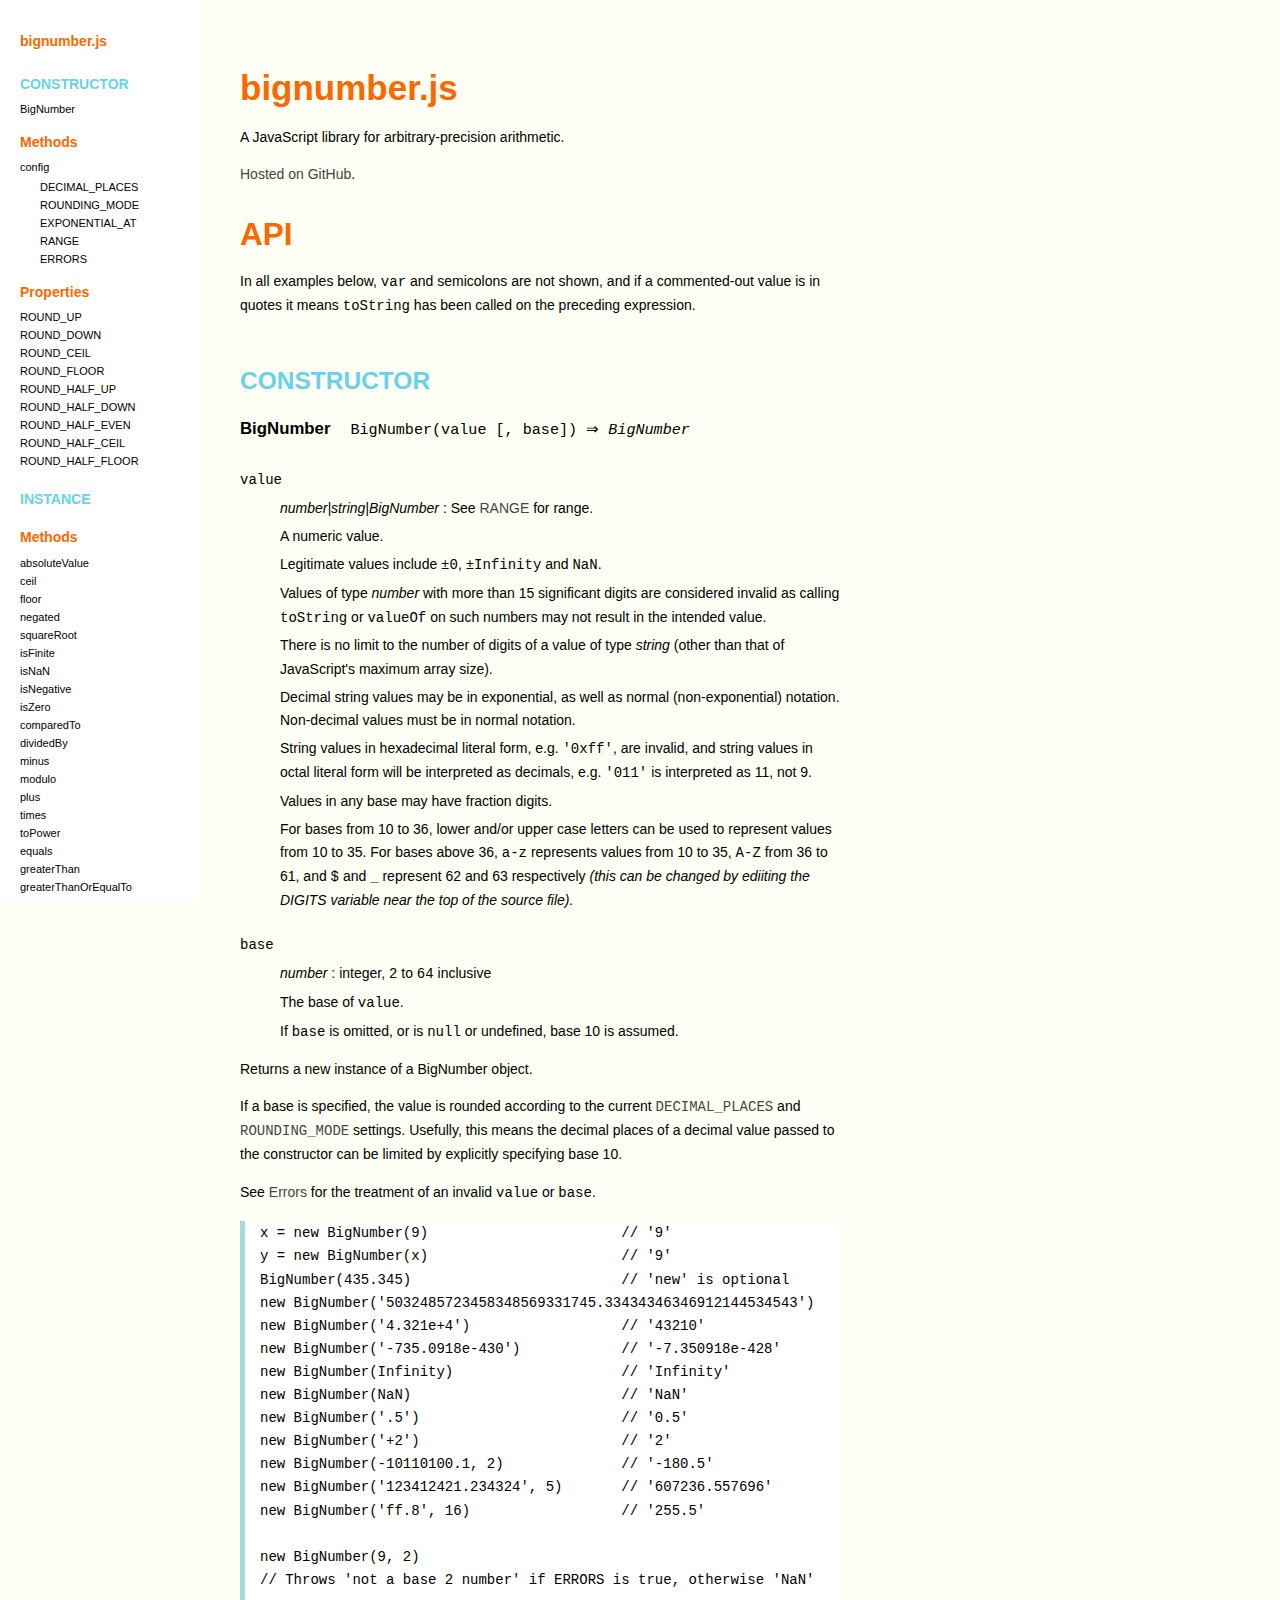
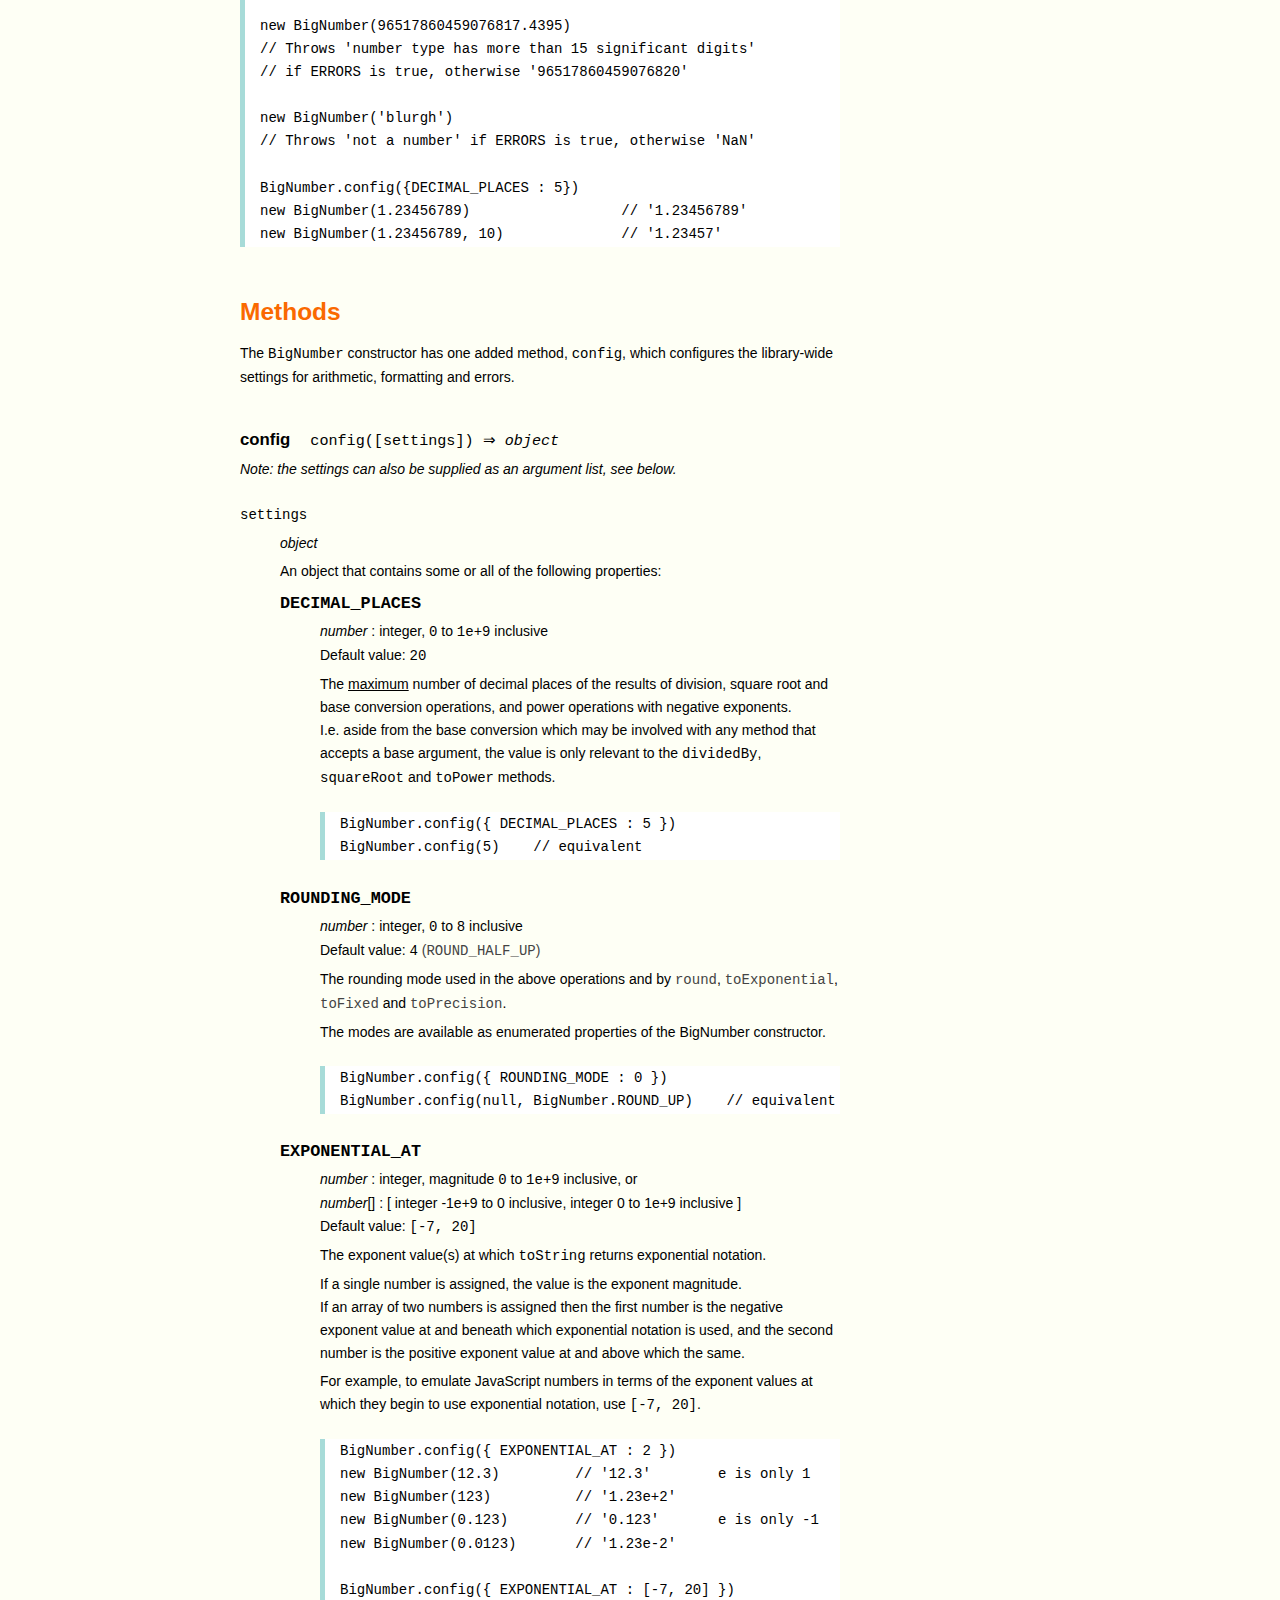
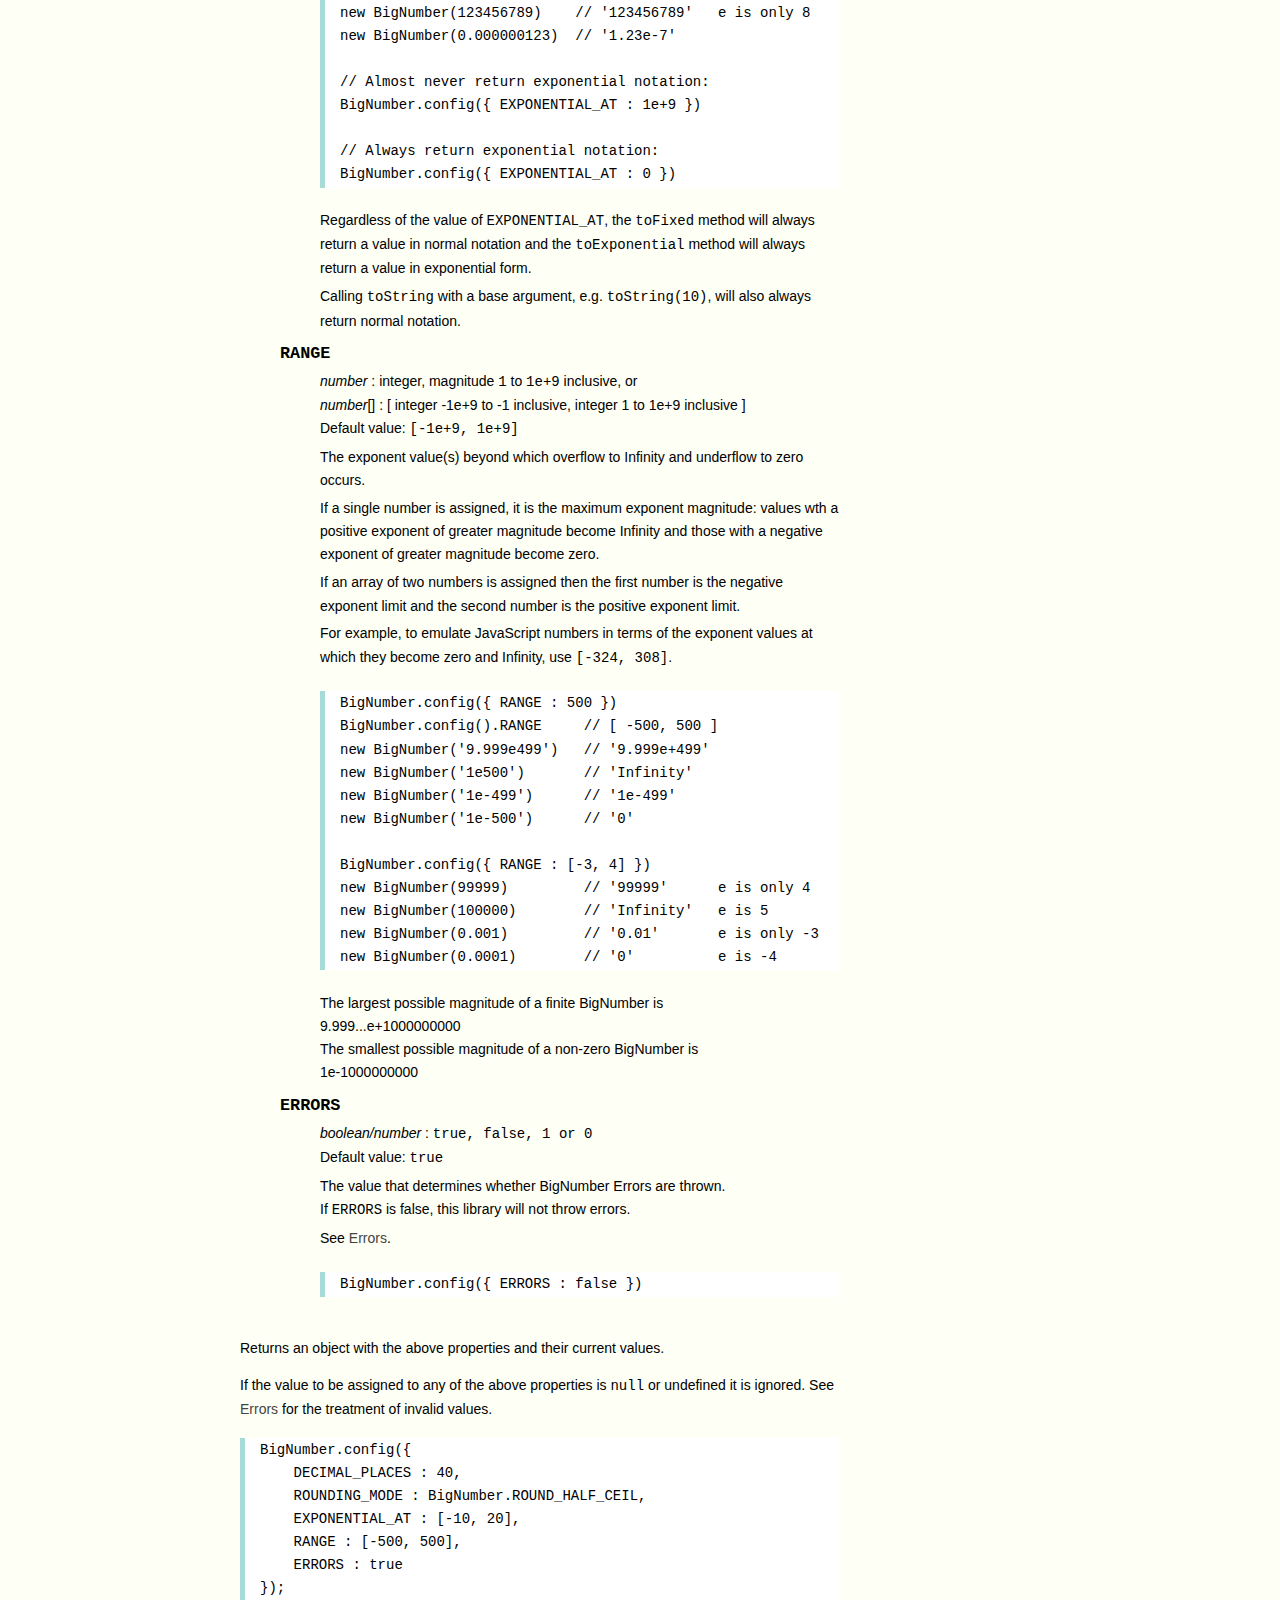
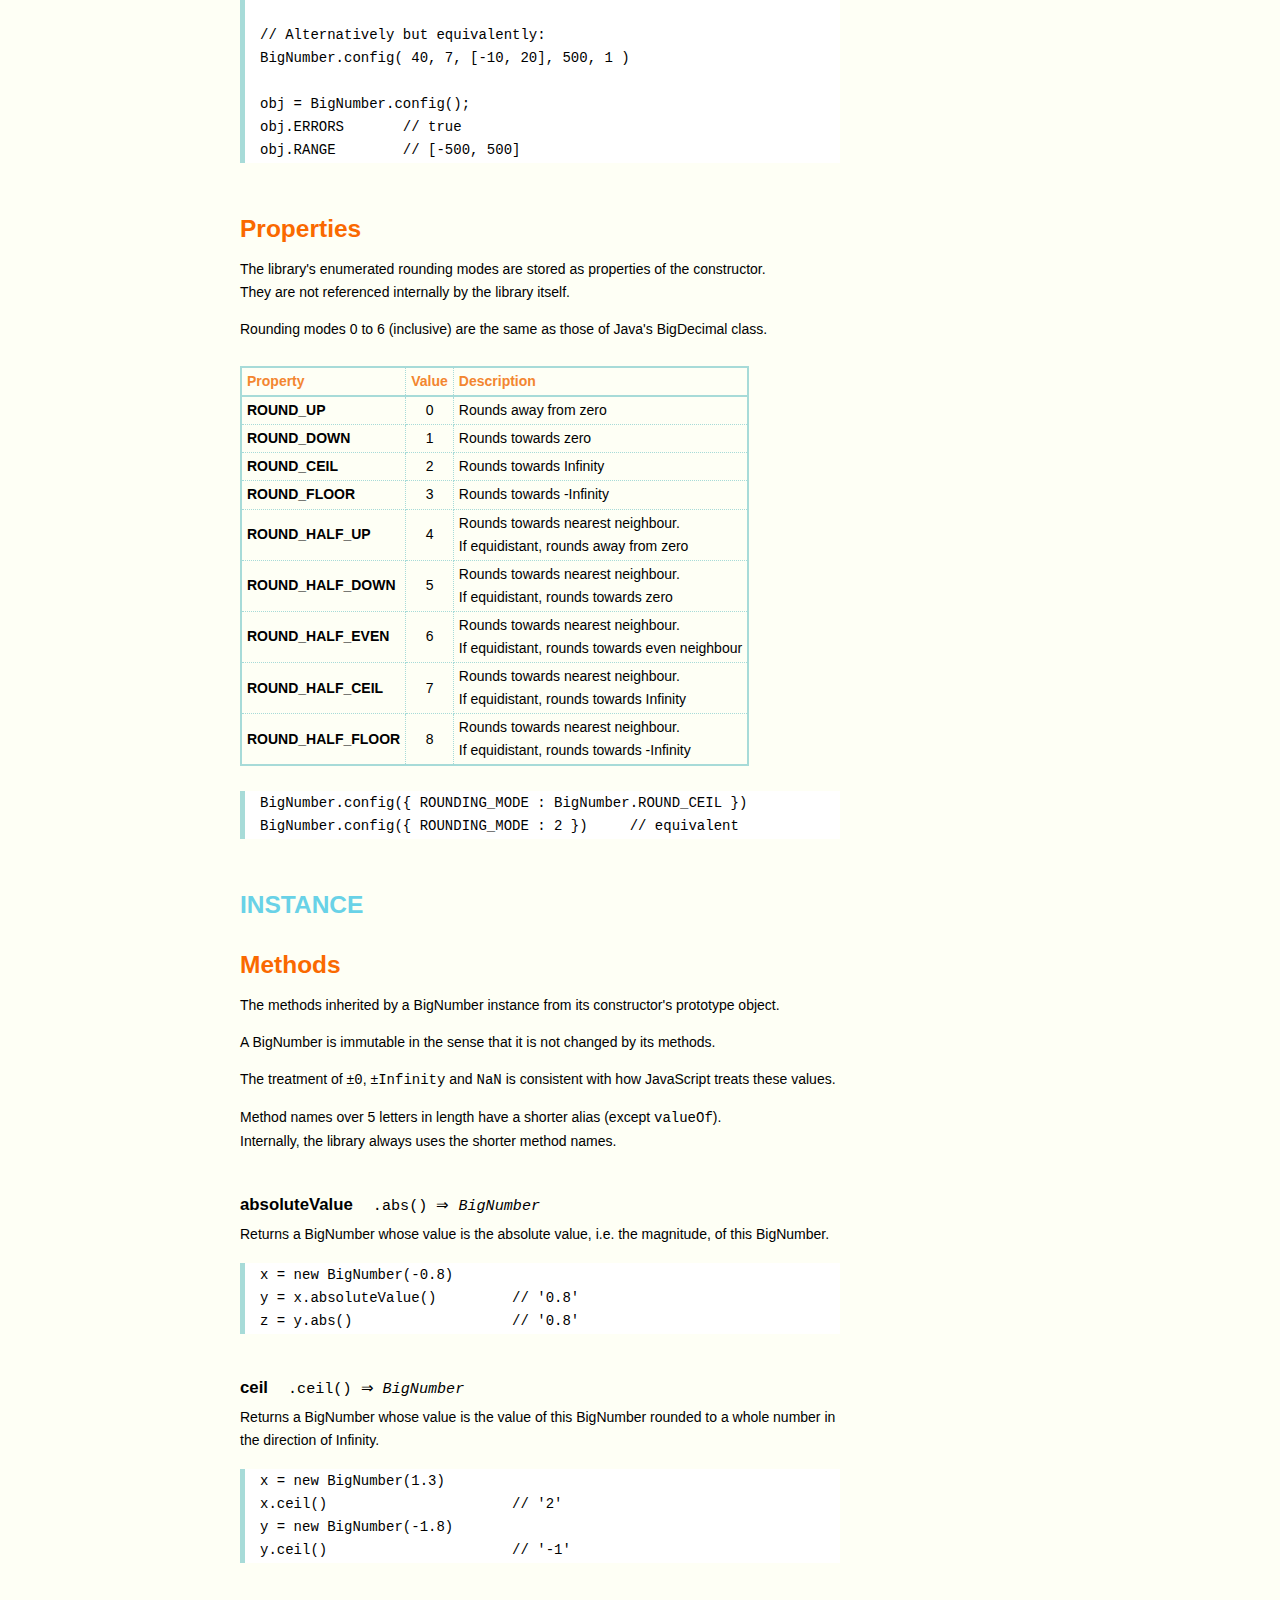
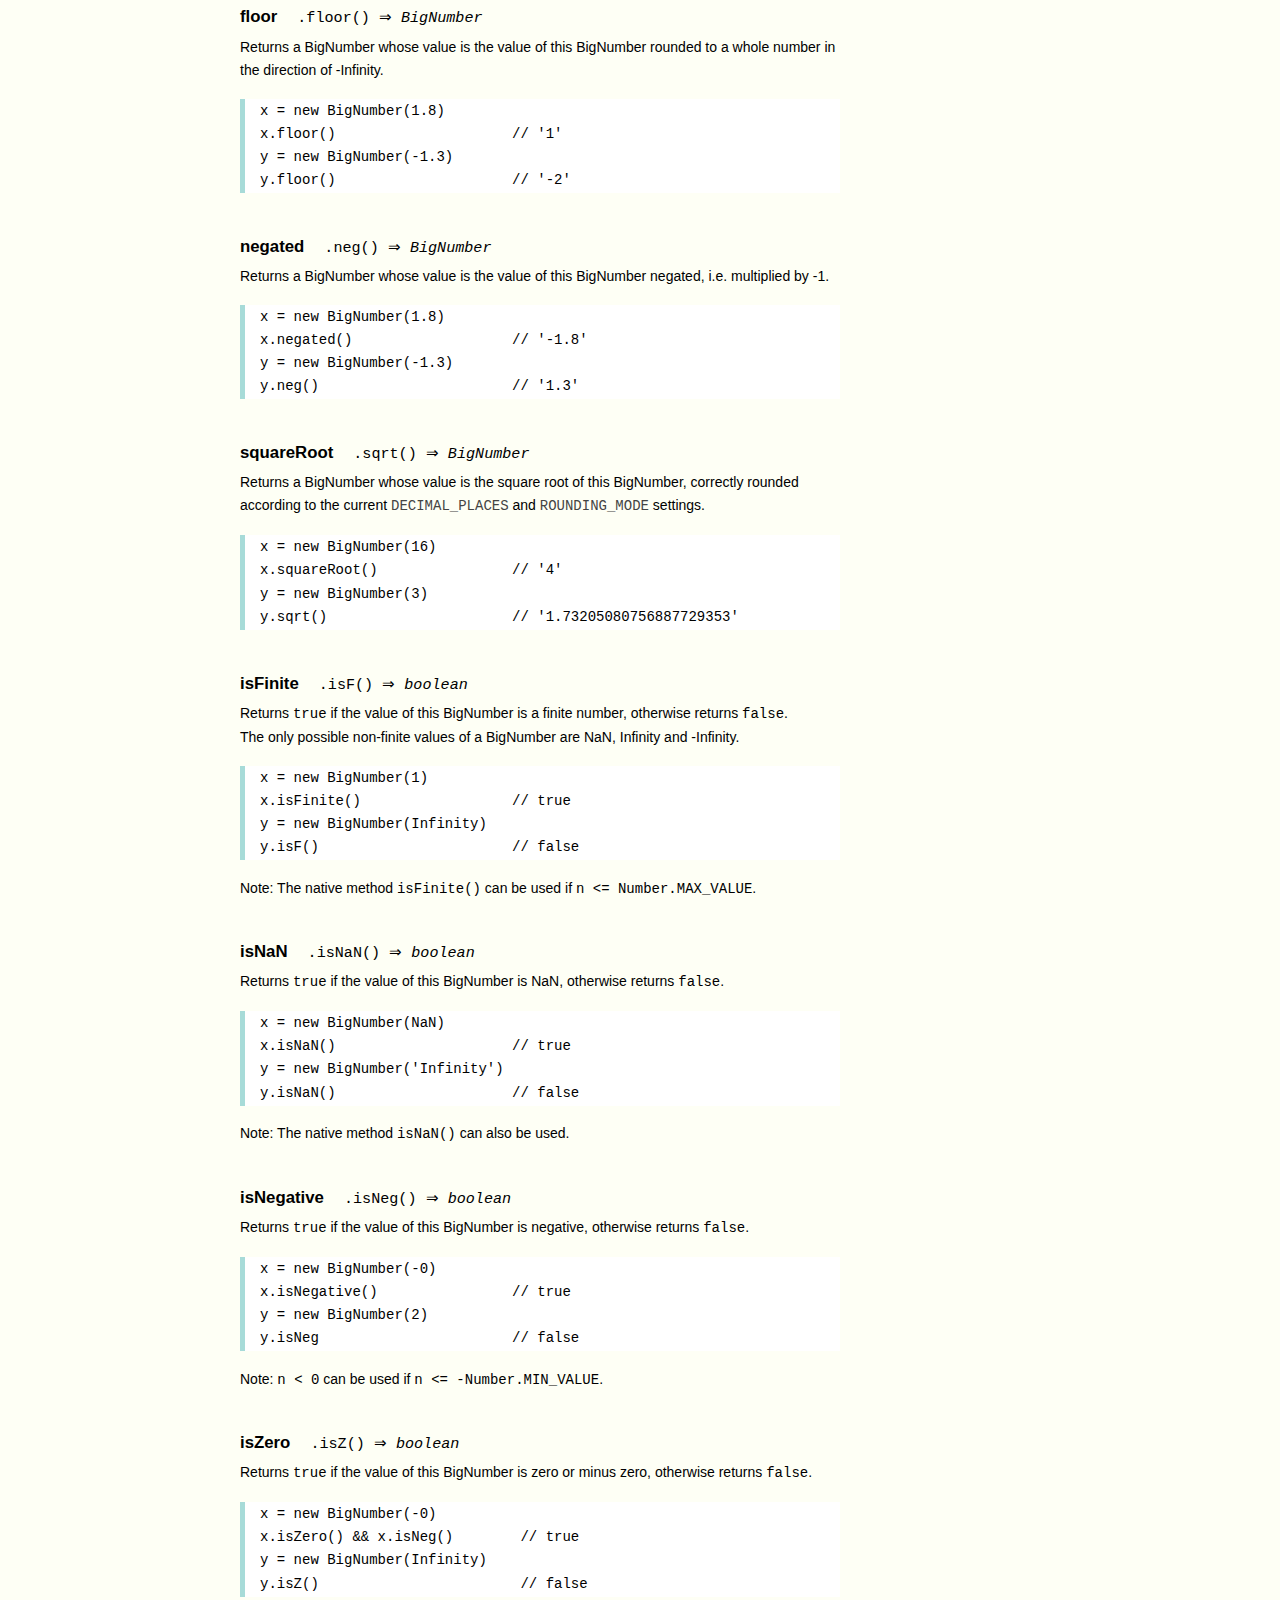
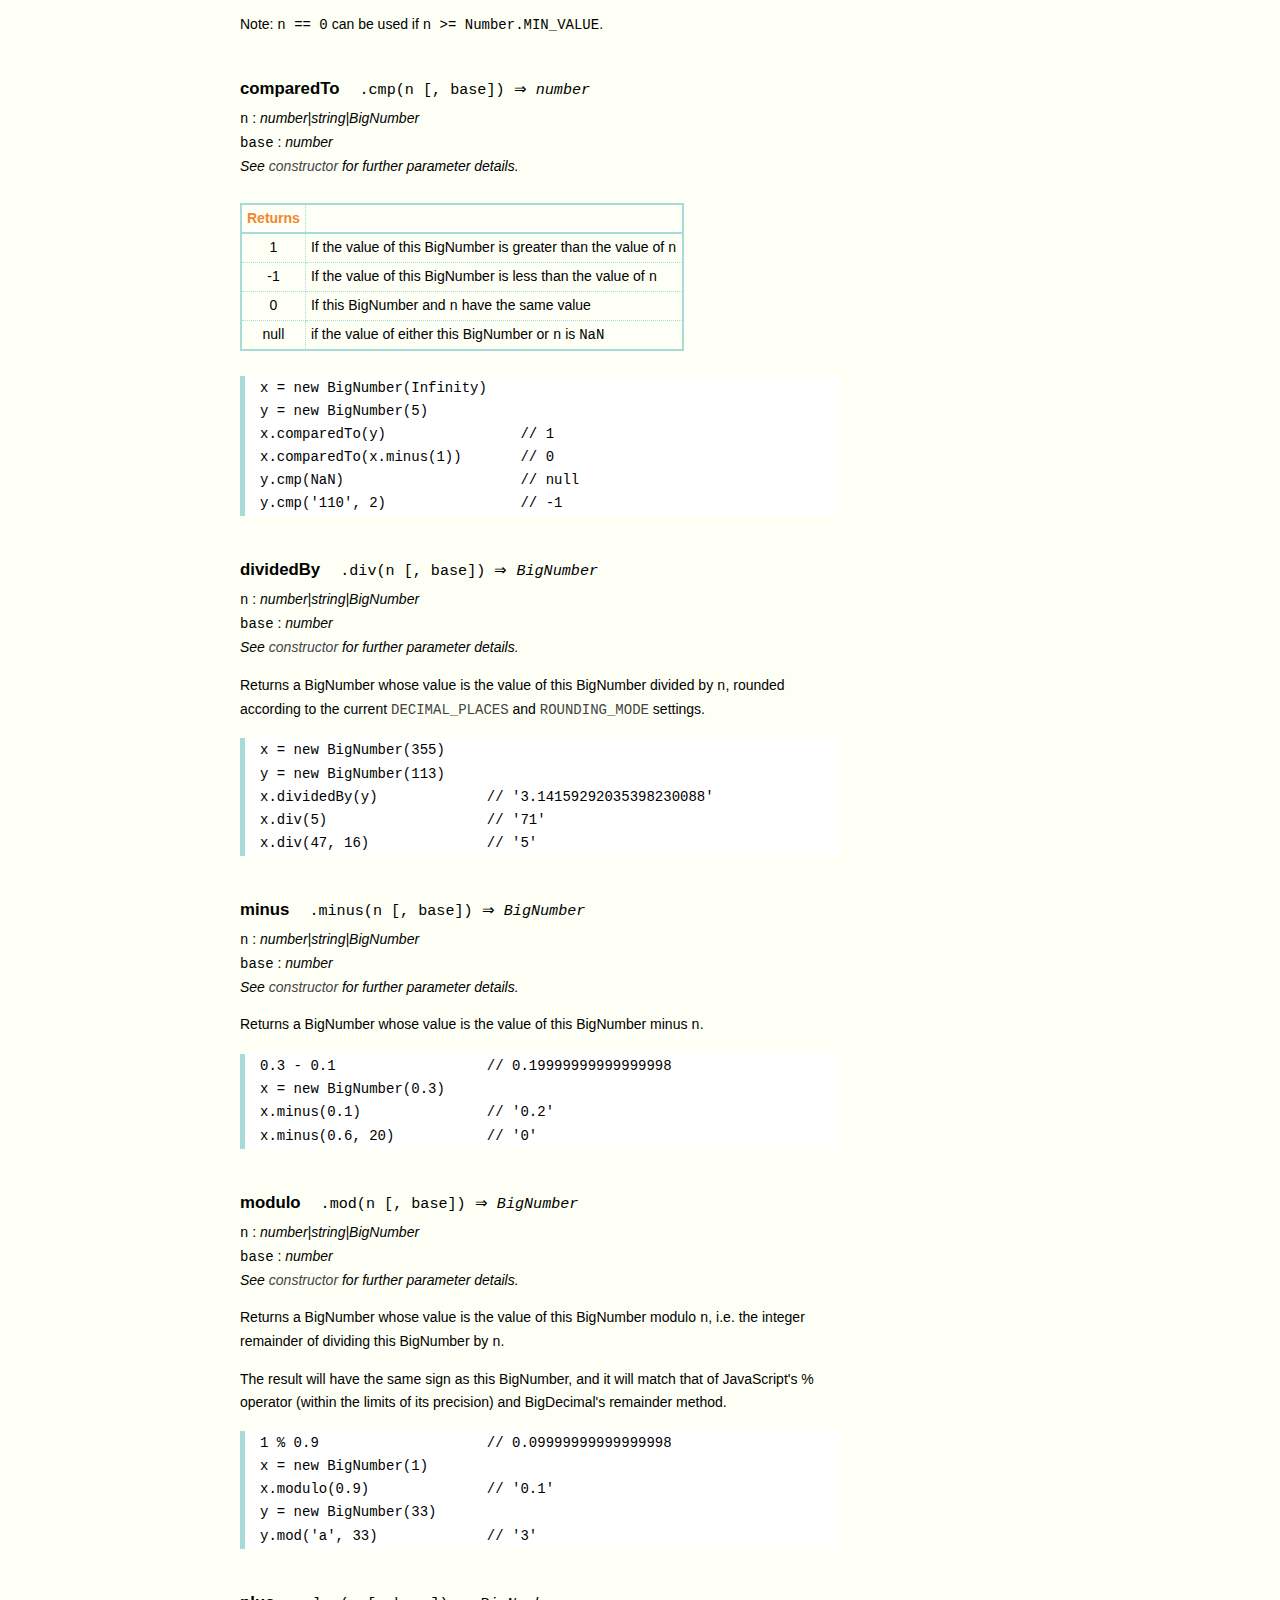
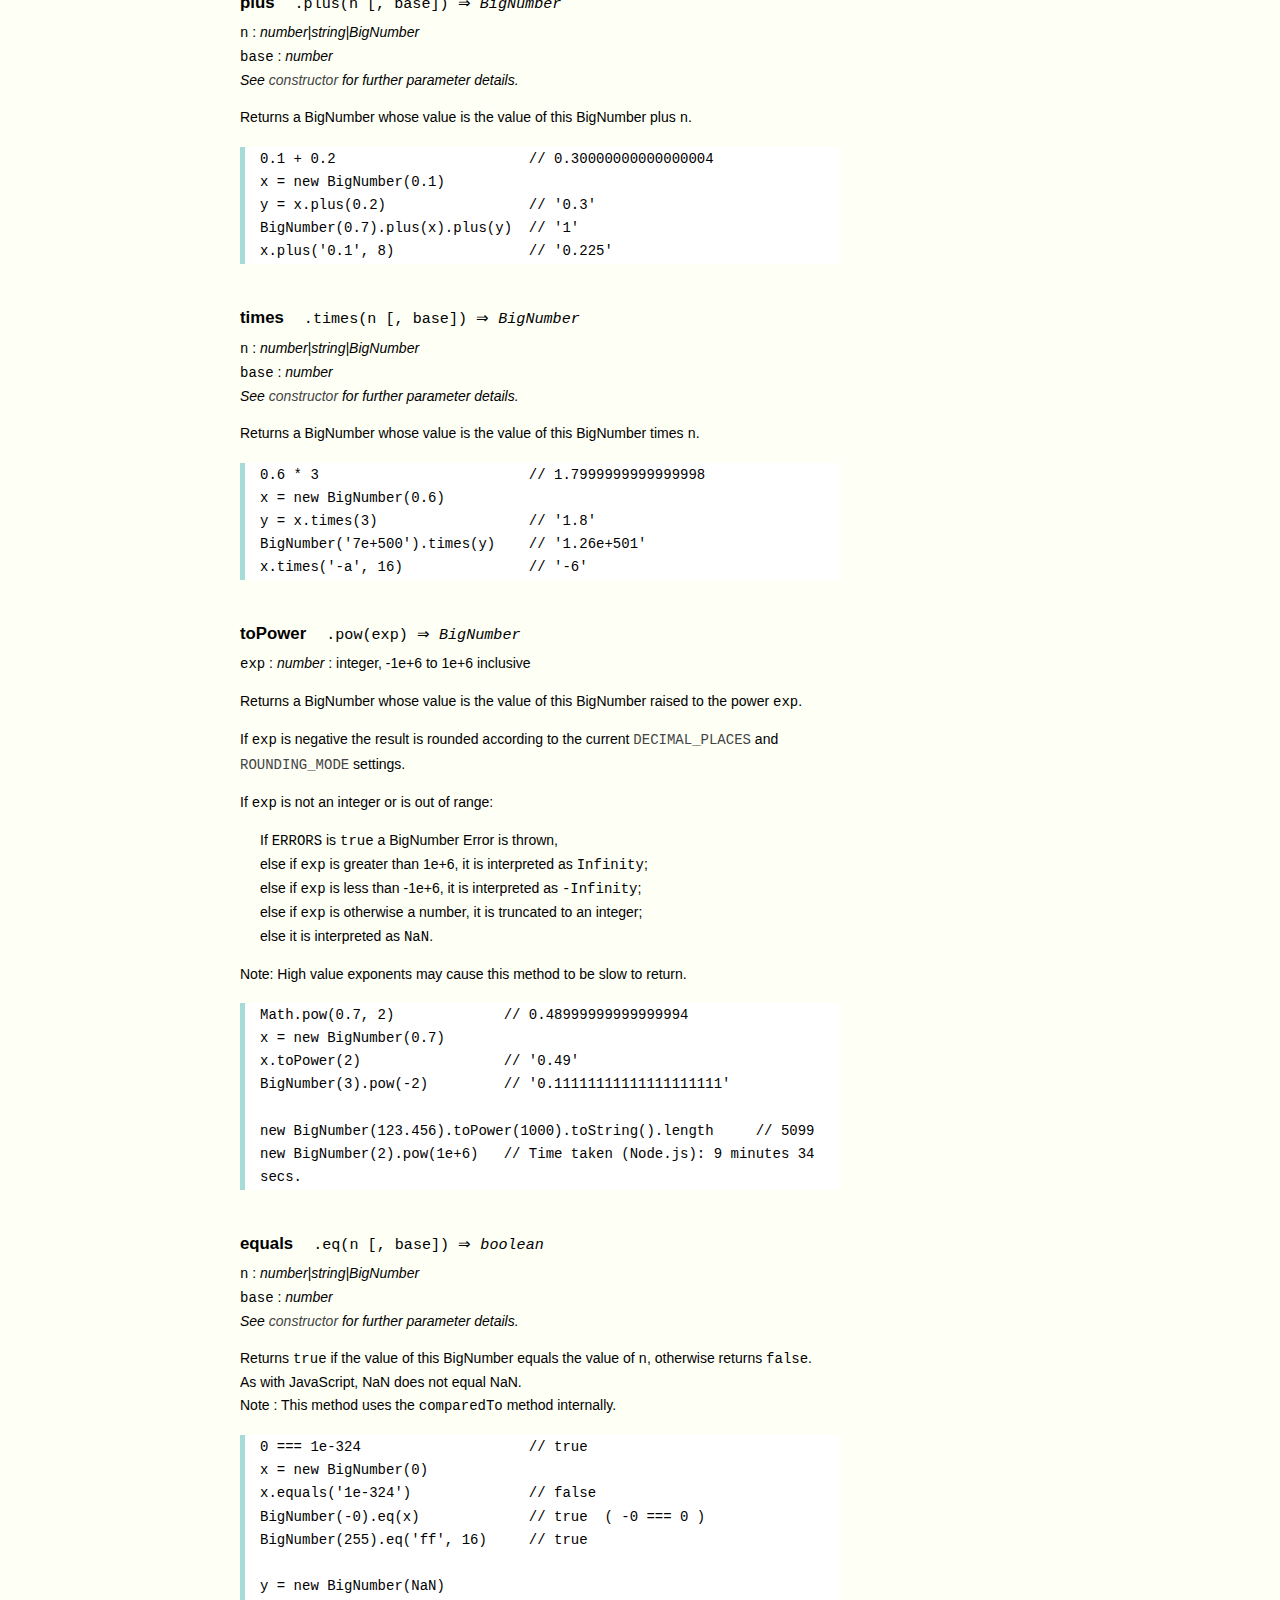
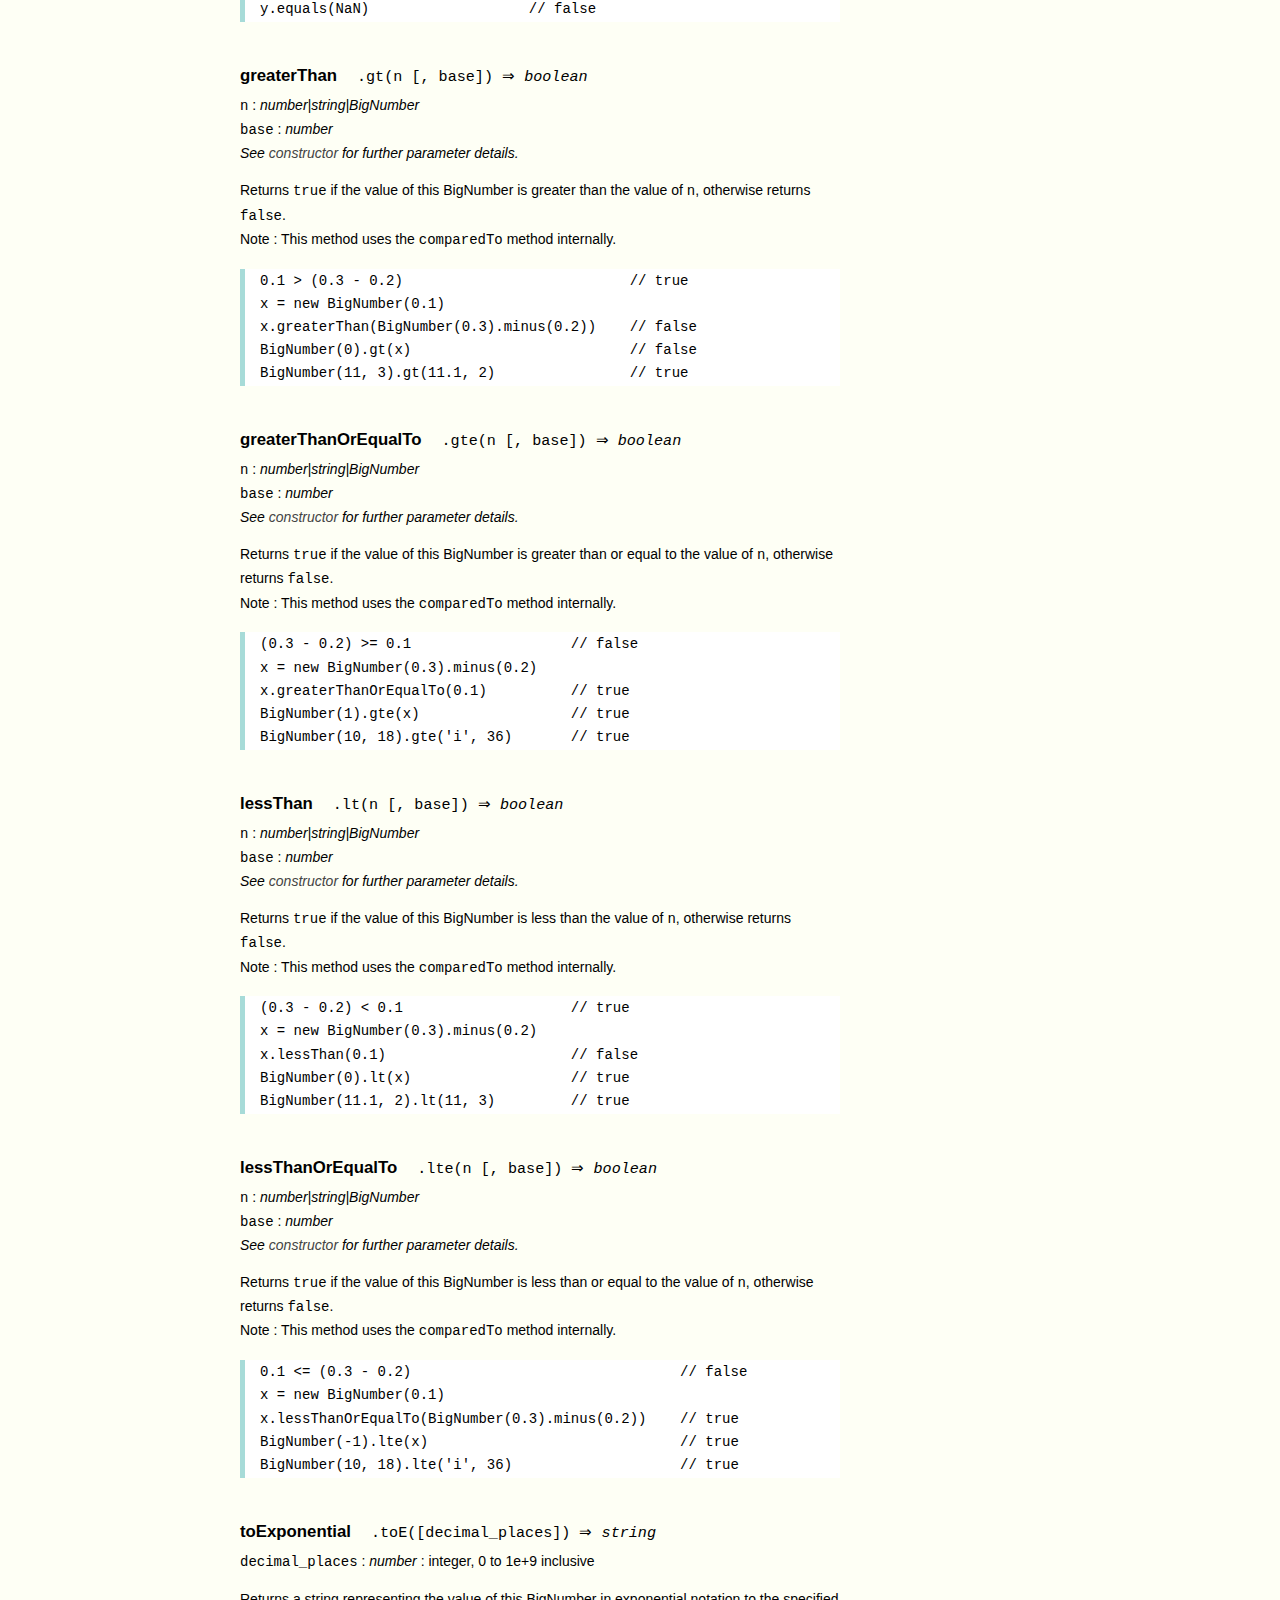
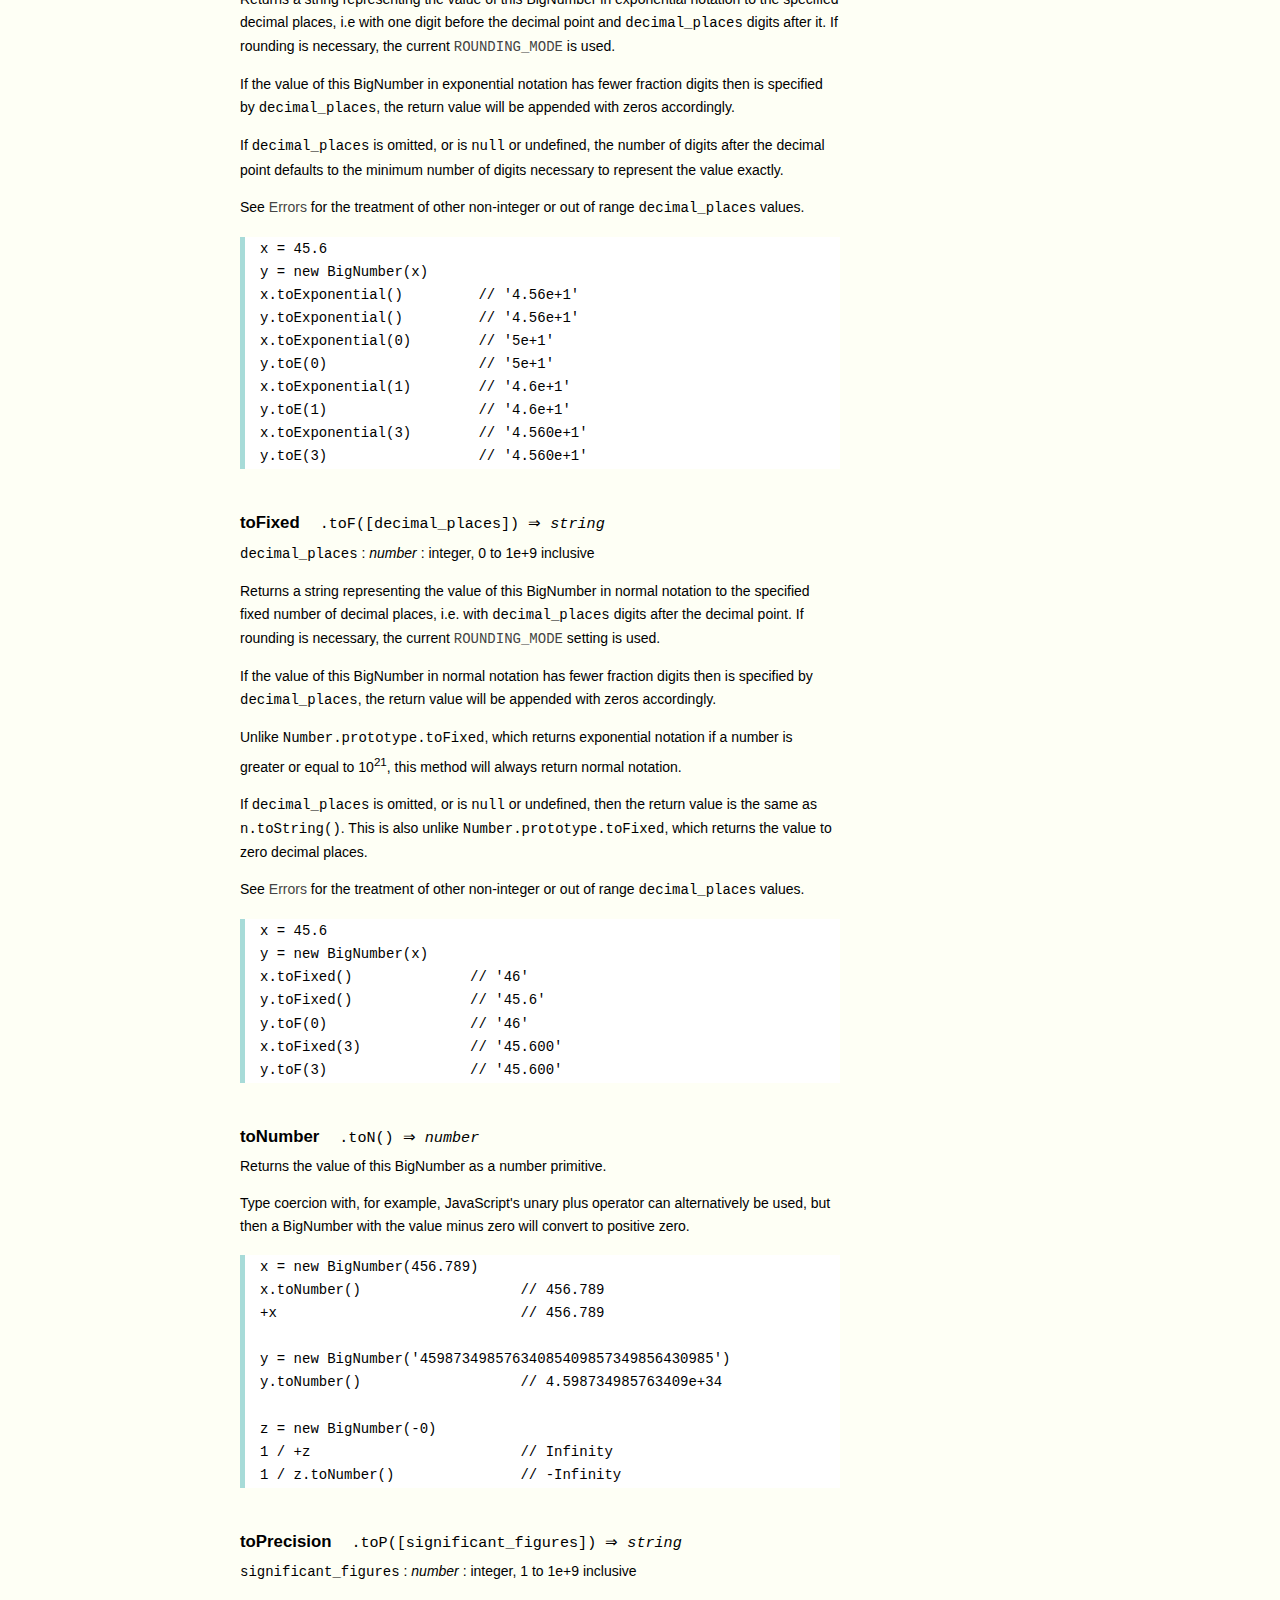
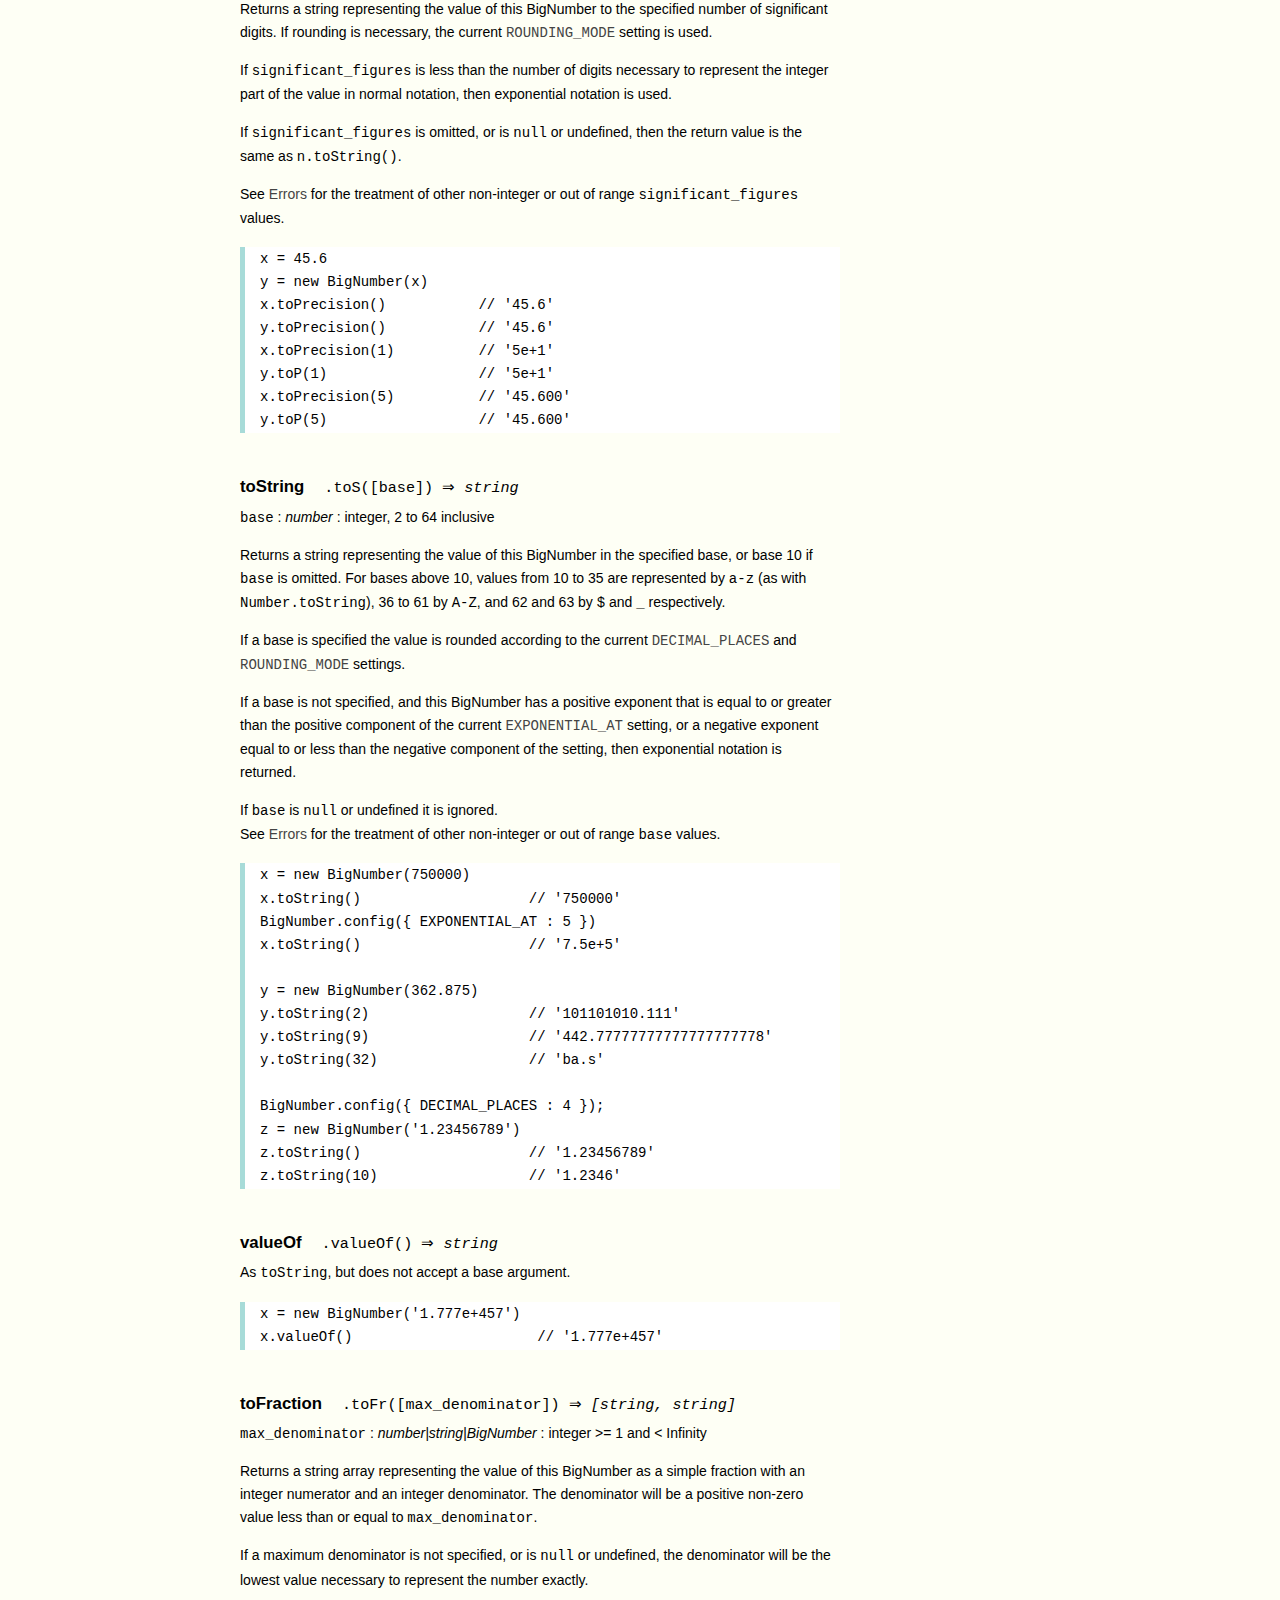
<file: nodeservercode/node_modules/mysql/node_modules/bignumber.js/doc/API.html>
<!DOCTYPE HTML>
<html>
<head>
  <meta charset="utf-8">
  <meta http-equiv="X-UA-Compatible" content="IE=edge,chrome=1">
  <meta name="Author" content="M Mclaughlin">
  <title>bignumber.js API</title>
  <style>
html{font-family:sans-serif;font-size:100%}
body{font-family:"Helvetica Neue",Helvetica,Arial,sans-serif;font-size:14px;
  line-height:1.65em;background:#fefff5;color:#000;min-height:100%;margin:0}
.nav{background:#fff;position:fixed;top:0;bottom:0;left:0;width:180px;
  overflow-y:auto;padding:15px 0 30px 20px}
div.container{width:600px;margin:50px 0 50px 240px}
p{margin:0 0 1em;width:600px}
pre,ul{margin:1em 0}
h1,h2,h3,h4,h5{margin:0;padding:1.5em 0 0}
h1,h2{padding:.75em 0}
h1{font-size:2.5em;color:#fa6900}
h2{font-size:2.25em;color:#fa6900}
h3{font-size:1.75em;color:#69d2e7}
h4{font-size:1.75em;color:#fa6900;padding-bottom:.75em}
h5{font-size:1.2em;padding-bottom:.3em}
h6{font-size:1.1em;margin:0;padding:0.5em 0}
dd dt{font-size:1.2em}
dt{padding-top:.5em}
dd{padding-top:.35em}
b{font-weight:700}
a,a:visited{color:#444;text-decoration:none}
a:active,a:hover{outline:0;color:#000}
.nav a:hover{text-decoration:underline}
.nav a,.nav b,.nav a:visited{display:block;color:#fa6900;font-weight:700;
  margin-top:15px}
.nav b{color:#69d2e7;margin-top:20px;cursor:default;width:auto}
ul{list-style-type:none;padding:0 0 0 20px}
.nav ul{line-height:14px;padding-left:0;margin:5px 0 0}
.nav ul a,.nav ul a:visited{display:inline;color:#000;font-family:Verdana,
  Geneva,sans-serif;font-size:11px;font-weight:400;margin:0}
.inset,ul.inset{margin-left:20px}
code.inset{font-size:.9em}
.nav li{cursor:pointer;width:auto;margin:0 0 3px}
span.alias{font-style:italic;margin-left:20px}
table{border-collapse:collapse;border-spacing:0;border:2px solid #a7dbd8;
  margin:1.75em 0;padding:0}
td,th{text-align:left;margin:0;padding:2px 5px;border:1px dotted #a7dbd8}
th{border-top:2px solid #a7dbd8;border-bottom:2px solid #a7dbd8;color:#f38630}
pre{background:#fff;white-space:pre-wrap;word-wrap:break-word;
  border-left:5px solid #a7dbd8;padding:1px 0 1px 15px;margin:1.2em 0}
code,pre{font-family:Monaco,Consolas,"Lucida Console",monospace;
  font-weight:400}
.end{margin-bottom:25px}
.nav-title{color:#fa6900}
.centre{text-align:center}
.error-table{font-size:13px;width:100%}
  </style>
</head>
<body>

  <div class="nav">

    <a class='nav-title' href="#">bignumber.js</a>

    <b> CONSTRUCTOR </b>
    <ul>
      <li><a href="#bignumber">BigNumber</a></li>
    </ul>

    <a href="#methods">Methods</a>
    <ul>
      <li><a href="#config">config</a></li>
      <li>
        <ul class="inset">
          <li><a href="#decimal-places">DECIMAL_PLACES</a></li>
          <li><a href="#rounding-mode" >ROUNDING_MODE</a></li>
          <li><a href="#exponential-at">EXPONENTIAL_AT</a></li>
          <li><a href="#range"         >RANGE</a></li>
          <li><a href="#errors"        >ERRORS</a></li>
        </ul>
      </li>
    </ul>

    <a href="#constructor-properties">Properties</a>
    <ul>
      <li><a href="#round-up"        >ROUND_UP</a></li>
      <li><a href="#round-down"      >ROUND_DOWN</a></li>
      <li><a href="#round-ceil"      >ROUND_CEIL</a></li>
      <li><a href="#round-floor"     >ROUND_FLOOR</a></li>
      <li><a href="#round-half-up"   >ROUND_HALF_UP</a></li>
      <li><a href="#round-half-down" >ROUND_HALF_DOWN</a></li>
      <li><a href="#round-half-even" >ROUND_HALF_EVEN</a></li>
      <li><a href="#round-half-ceil" >ROUND_HALF_CEIL</a></li>
      <li><a href="#round-half-floor">ROUND_HALF_FLOOR</a></li>
    </ul>

    <b> INSTANCE </b>

    <a href="#prototype-methods">Methods</a>
    <ul>
      <li><a href="#abs"    >absoluteValue</a></li>
      <li><a href="#ceil"   >ceil</a></li>
      <li><a href="#floor"  >floor</a></li>
      <li><a href="#neg"    >negated</a></li>
      <li><a href="#sqrt"   >squareRoot</a></li>
      <li><a href="#isF"    >isFinite</a></li>
      <li><a href="#isNaN"  >isNaN</a></li>
      <li><a href="#isNeg"  >isNegative</a></li>
      <li><a href="#isZ"    >isZero</a></li>
      <li><a href="#cmp"    >comparedTo</a></li>
      <li><a href="#div"    >dividedBy</a></li>
      <li><a href="#minus"  >minus</a></li>
      <li><a href="#mod"    >modulo</a></li>
      <li><a href="#plus"   >plus</a></li>
      <li><a href="#times"  >times</a></li>
      <li><a href="#pow"    >toPower</a></li>
      <li><a href="#eq"     >equals</a></li>
      <li><a href="#gt"     >greaterThan</a></li>
      <li><a href="#gte"    >greaterThanOrEqualTo</a></li>
      <li><a href="#lt"     >lessThan</a></li>
      <li><a href="#lte"    >lessThanOrEqualTo</a></li>
      <li><a href="#toE"    >toExponential</a></li>
      <li><a href="#toF"    >toFixed</a></li>
      <li><a href="#toN"    >toNumber</a></li>
      <li><a href="#toP"    >toPrecision</a></li>
      <li><a href="#toS"    >toString</a></li>
      <li><a href="#valueOf">valueOf</a></li>
      <li><a href="#toFr"   >toFraction</a></li>
      <li><a href="#round"  >round</a></li>
    </ul>

    <a href="#instance-properties">Properties</a>
    <ul>
      <li><a href="#coefficient">c : coefficient</a></li>
      <li><a href="#exponent"   >e : exponent</a></li>
      <li><a href="#sign"       >s : sign</a></li>
    </ul>

    <a href="#zero-nan-infinity">Zero, NaN &amp; Infinity</a>

    <a href="#Errors">Errors</a>

    <a class='end' href="#faq">FAQ</a>

  </div>

  <div class="container">

    <h1>bignumber.js</h1>

    <p>A JavaScript library for arbitrary-precision arithmetic.</p>

    <p>
      <a href="https://github.com/MikeMcl/bignumber.js">Hosted on GitHub</a>.
    </p>


    <h2>API</h2>

    <p>
      In all examples below, <code>var</code> and semicolons are not shown, and
      if a commented-out value is in quotes it means <code>toString</code> has
      been called on the preceding expression.
    </p>



    <h3>CONSTRUCTOR</h3>

    <h5 id="bignumber">
      BigNumber<code class='inset'>BigNumber(value [, base]) &rArr;
      <i>BigNumber</i>
      </code>
    </h5>
    <dl>
      <dt><code>value</code></dt>
      <dd>
        <i>number|string|BigNumber</i> : See <a href='#range'>RANGE</a> for
        range.
      </dd>
      <dd>
        A numeric value.
      </dd>
      <dd>
        Legitimate values include <code>&plusmn;0</code>,
        <code>&plusmn;Infinity</code> and <code>NaN</code>.
      </dd>
      <dd>
        Values of type <em>number</em> with more than 15 significant digits are
        considered invalid as calling <code>toString</code> or
        <code>valueOf</code> on such numbers may not result in the intended
        value.
      </dd>
      <dd>
        There is no limit to the number of digits of a value of type
        <em>string</em> (other than that of JavaScript's maximum array size).
      </dd>
      <dd>
        Decimal string values may be in exponential, as well as normal
        (non-exponential) notation. Non-decimal values must be in normal
        notation.
      </dd>
      <dd>
        String values in hexadecimal literal form, e.g. <code>'0xff'</code>, are
        invalid, and string values in octal literal form will be interpreted as
        decimals, e.g. <code>'011'</code> is interpreted as 11, not 9.
      </dd>
      <dd>Values in any base may have fraction digits.</dd>
      <dd>
        For bases from 10 to 36, lower and/or upper case letters can be used to
        represent values from 10 to 35. For bases above 36, <code>a-z</code>
        represents values from 10 to 35, <code>A-Z</code> from 36 to 61, and
        <code>$</code> and <code>_</code> represent 62 and 63 respectively <i>
        (this can be changed by ediiting the DIGITS variable near the top of the
        source file).</i>
      </dd>
    </dl>
    <dl>
      <dt><code>base</code></dt>
      <dd>
        <i>number</i> : integer, <code>2</code> to <code>64</code> inclusive
      </dd>
      <dd>The base of <code>value</code>.</dd>
      <dd>If <code>base</code> is omitted, or is <code>null</code> or undefined,
      base 10 is assumed.</dd>
    </dl>
    <p>Returns a new instance of a BigNumber object.</p>
    <p>
      If a base is specified, the value is rounded according to
      the current <a href='#decimal-places'><code>DECIMAL_PLACES</code></a> and
      <a href='#rounding-mode'><code>ROUNDING_MODE</code></a> settings.
      Usefully, this means the decimal places of a decimal value
      passed to the constructor can be limited by explicitly specifying base 10.
    </p>
    <p>
      See <a href='#Errors'>Errors</a> for the treatment of an invalid
      <code>value</code> or <code>base</code>.
    </p>
    <pre>
x = new BigNumber(9)                       // '9'
y = new BigNumber(x)                       // '9'
BigNumber(435.345)                         // 'new' is optional
new BigNumber('5032485723458348569331745.33434346346912144534543')
new BigNumber('4.321e+4')                  // '43210'
new BigNumber('-735.0918e-430')            // '-7.350918e-428'
new BigNumber(Infinity)                    // 'Infinity'
new BigNumber(NaN)                         // 'NaN'
new BigNumber('.5')                        // '0.5'
new BigNumber('+2')                        // '2'
new BigNumber(-10110100.1, 2)              // '-180.5'
new BigNumber('123412421.234324', 5)       // '607236.557696'
new BigNumber('ff.8', 16)                  // '255.5'

new BigNumber(9, 2)
// Throws 'not a base 2 number' if ERRORS is true, otherwise 'NaN'

new BigNumber(96517860459076817.4395)
// Throws 'number type has more than 15 significant digits'
// if ERRORS is true, otherwise '96517860459076820'

new BigNumber('blurgh')
// Throws 'not a number' if ERRORS is true, otherwise 'NaN'

BigNumber.config({DECIMAL_PLACES : 5})
new BigNumber(1.23456789)                  // '1.23456789'
new BigNumber(1.23456789, 10)              // '1.23457'</pre>


    <h4 id="methods">Methods</h4>
    <p>
      The <code>BigNumber</code> constructor has one added method,
      <code>config</code>, which configures the library-wide settings for
      arithmetic, formatting and errors.
    </p>

    <h5 id="config">
      config<code class='inset'>config([settings]) &rArr; <i>object</i></code>
    </h5>
    <i>
      Note: the settings can also be supplied as an argument list,
      see below.
    </i>
    <dl>
      <dt><code>settings</code></dt>
      <dd><i>object</i></dd>

      <dd>
        An object that contains some or all of the following properties:
        <dl>



          <dt id="decimal-places"><code><b>DECIMAL_PLACES</b></code></dt>
          <dd>
            <i>number</i> : integer, <code>0</code> to <code>1e+9</code>
            inclusive<br />
            Default value: <code>20</code>
          </dd>
          <dd>
            The <u>maximum</u> number of decimal places of the results of
            division, square root and base conversion operations, and power
            operations with negative exponents.<br />
            I.e. aside from the base conversion which may be involved with any
            method that accepts a base argument, the value is only relevant to
            the <code>dividedBy</code>, <code>squareRoot</code> and
            <code>toPower</code> methods.
          </dd>
          <dd>
            <pre>BigNumber.config({ DECIMAL_PLACES : 5 })
BigNumber.config(5)    // equivalent</pre>
          </dd>



          <dt id="rounding-mode"><code><b>ROUNDING_MODE</b></code></dt>
          <dd>
            <i>number</i> : integer, <code>0</code> to <code>8</code>
            inclusive<br />
            Default value: <code>4</code>
            <a href="#h-up">(<code>ROUND_HALF_UP</code>)</a>
          </dd>
          <dd>
            The rounding mode used in the above operations and by
            <a href='#round'><code>round</code></a>,
            <a href='#toE'><code>toExponential</code></a>,
            <a href='#toF'><code>toFixed</code></a> and
            <a href='#toP'><code>toPrecision</code></a>.
          </dd>
          <dd>
             The modes are available as enumerated properties of the BigNumber
             constructor.
          </dd>
           <dd>
            <pre>BigNumber.config({ ROUNDING_MODE : 0 })
BigNumber.config(null, BigNumber.ROUND_UP)    // equivalent</pre>
          </dd>



          <dt id="exponential-at"><code><b>EXPONENTIAL_AT</b></code></dt>
          <dd>
            <i>number</i> : integer, magnitude <code>0</code> to
            <code>1e+9</code> inclusive, or<br />
            <i>number</i>[] : [ integer -1e+9 to 0 inclusive, integer 0 to 1e+9
            inclusive ]<br />
            Default value: <code>[-7, 20]</code>
          </dd>
          <dd>
            The exponent value(s) at which <code>toString</code> returns
            exponential notation.
          </dd>
          <dd>
            If a single number is assigned, the value is the exponent magnitude.
            <br />
            If an array of two numbers is assigned then the first number is the
            negative exponent value at and beneath which exponential notation is
            used, and the second number is the positive exponent value at and
            above which the same.
          </dd>
          <dd>
            For example, to emulate JavaScript numbers in terms of the exponent
            values at which they begin to use exponential notation, use
            <code>[-7, 20]</code>.
          </dd>
          <dd>
            <pre>BigNumber.config({ EXPONENTIAL_AT : 2 })
new BigNumber(12.3)         // '12.3'        e is only 1
new BigNumber(123)          // '1.23e+2'
new BigNumber(0.123)        // '0.123'       e is only -1
new BigNumber(0.0123)       // '1.23e-2'

BigNumber.config({ EXPONENTIAL_AT : [-7, 20] })
new BigNumber(123456789)    // '123456789'   e is only 8
new BigNumber(0.000000123)  // '1.23e-7'

// Almost never return exponential notation:
BigNumber.config({ EXPONENTIAL_AT : 1e+9 })

// Always return exponential notation:
BigNumber.config({ EXPONENTIAL_AT : 0 })</pre>
          </dd>
          <dd>
            Regardless of the value of <code>EXPONENTIAL_AT</code>, the
            <code>toFixed</code> method will always return a value in
            normal notation and the <code>toExponential</code> method will
            always return a value in exponential form.
          </dd>
          <dd>
            Calling <code>toString</code> with a base argument, e.g.
            <code>toString(10)</code>, will also always return normal notation.
          </dd>



          <dt id="range"><code><b>RANGE</b></code></dt>
          <dd>
            <i>number</i> : integer, magnitude <code>1</code> to
            <code>1e+9</code> inclusive, or<br />
            <i>number</i>[] : [ integer -1e+9 to -1 inclusive, integer 1 to 1e+9
            inclusive ]<br />
            Default value: <code>[-1e+9, 1e+9]</code>
          </dd>
          <dd>
            The exponent value(s) beyond which overflow to Infinity and
            underflow to zero occurs.
          </dd>
          <dd>
            If a single number is assigned, it is the maximum exponent
            magnitude: values wth a positive exponent of greater magnitude
            become Infinity and those with a negative exponent of
            greater magnitude become zero.
          <dd>
            If an array of two numbers is assigned then the first number is the
            negative exponent limit and the second number is the positive
            exponent limit.
          </dd>
          <dd>
            For example, to emulate JavaScript numbers in terms of the exponent
            values at which they become zero and Infinity, use
            <code>[-324, 308]</code>.
          </dd>
          <dd>
            <pre>BigNumber.config({ RANGE : 500 })
BigNumber.config().RANGE     // [ -500, 500 ]
new BigNumber('9.999e499')   // '9.999e+499'
new BigNumber('1e500')       // 'Infinity'
new BigNumber('1e-499')      // '1e-499'
new BigNumber('1e-500')      // '0'

BigNumber.config({ RANGE : [-3, 4] })
new BigNumber(99999)         // '99999'      e is only 4
new BigNumber(100000)        // 'Infinity'   e is 5
new BigNumber(0.001)         // '0.01'       e is only -3
new BigNumber(0.0001)        // '0'          e is -4</pre>
          </dd>
          <dd>
            The largest possible magnitude of a finite BigNumber is<br />
            9.999...e+1000000000<br />
            The smallest possible magnitude of a non-zero BigNumber is<br />
            1e-1000000000
          </dd>



          <dt id="errors"><code><b>ERRORS</b></code></dt>
          <dd>
            <i>boolean/number</i> : <code>true, false, 1 or 0</code><br />
            Default value: <code>true</code>
          </dd>
          <dd>
            The value that determines whether BigNumber Errors are thrown.<br />
            If <code>ERRORS</code> is false, this library will not throw errors.
          </dd>
          <dd>
            See <a href='#Errors'>Errors</a>.
          </dd>
           <dd>
            <pre>BigNumber.config({ ERRORS : false })</pre>
          </dd>
        </dl>
      </dd>
    </dl>
    <p>
      <br />Returns an object with the above properties and their current
      values.
    </p>
    <p>
      If the value to be assigned to any of the above properties is
      <code>null</code> or undefined it is ignored. See
      <a href='#Errors'>Errors</a> for the treatment of invalid values.
    </p>
    <pre>
BigNumber.config({
    DECIMAL_PLACES : 40,
    ROUNDING_MODE : BigNumber.ROUND_HALF_CEIL,
    EXPONENTIAL_AT : [-10, 20],
    RANGE : [-500, 500],
    ERRORS : true
});

// Alternatively but equivalently:
BigNumber.config( 40, 7, [-10, 20], 500, 1 )

obj = BigNumber.config();
obj.ERRORS       // true
obj.RANGE        // [-500, 500]</pre>



    <h4 id="constructor-properties">Properties</h4>
    <p>
      The library's enumerated rounding modes are stored as properties of the
      constructor.<br />
      They are not referenced internally by the library itself.
    </p>
    <p>
      Rounding modes 0 to 6 (inclusive) are the same as those of Java's
      BigDecimal class.
    </p>
    <table>
      <tr>
      	<th>Property</th>
      	<th>Value</th>
      	<th>Description</th>
      </tr>
      <tr>
      	<td id="round-up"><b>ROUND_UP</b></td>
      	<td class='centre'>0</td>
      	<td>Rounds away from zero</td>
      </tr>
      <tr>
      	<td id="round-down"><b>ROUND_DOWN</b></td>
      	<td class='centre'>1</td>
      	<td>Rounds towards zero</td>
      </tr>
      <tr>
      	<td id="round-ceil"><b>ROUND_CEIL</b></td>
      	<td class='centre'>2</td>
      	<td>Rounds towards Infinity</td>
      </tr>
      <tr>
      	<td id="round-floor"><b>ROUND_FLOOR</b></td>
      	<td class='centre'>3</td>
      	<td>Rounds towards -Infinity</td>
      </tr>
      <tr>
      	<td id="round-half-up"><b>ROUND_HALF_UP</b></td>
      	<td class='centre'>4</td>
      	<td>
          Rounds towards nearest neighbour.<br />
          If equidistant, rounds away from zero
        </td>
      </tr>
      <tr>
      	<td id="round-half-down"><b>ROUND_HALF_DOWN</b></td>
      	<td class='centre'>5</td>
      	<td>
          Rounds towards nearest neighbour.<br />
          If equidistant, rounds towards zero
        </td>
      </tr>
      <tr>
      	<td id="round-half-even"><b>ROUND_HALF_EVEN</b></td>
      	<td class='centre'>6</td>
      	<td>
          Rounds towards nearest neighbour.<br />
          If equidistant, rounds towards even neighbour
        </td>
      </tr>
      <tr>
      	<td id="round-half-ceil"><b>ROUND_HALF_CEIL</b></td>
      	<td class='centre'>7</td>
      	<td>
          Rounds towards nearest neighbour.<br />
          If equidistant, rounds towards Infinity
        </td>
      </tr>
      <tr>
      	<td id="round-half-floor"><b>ROUND_HALF_FLOOR</b></td>
      	<td class='centre'>8</td>
      	<td>
          Rounds towards nearest neighbour.<br />
          If equidistant, rounds towards -Infinity
        </td>
      </tr>
    </table>
    <pre>
BigNumber.config({ ROUNDING_MODE : BigNumber.ROUND_CEIL })
BigNumber.config({ ROUNDING_MODE : 2 })     // equivalent</pre>


    <h3>INSTANCE</h3>

    <h4 id="prototype-methods">Methods</h4>
    <p>
      The methods inherited by a BigNumber instance from its constructor's
      prototype object.
    </p>
    <p>
      A BigNumber is immutable in the sense that it is not changed by its
      methods.
    </p>
    <p>
      The treatment of &plusmn;<code>0</code>, &plusmn;<code>Infinity</code> and
      <code>NaN</code> is consistent with how JavaScript treats these values.
    </p>
    <p>
      Method names over 5 letters in length have a shorter alias (except
      <code>valueOf</code>).<br />
      Internally, the library always uses the shorter method names.
    </p>



    <h5 id="abs">
      absoluteValue<code class='inset'>.abs() &rArr; <i>BigNumber</i></code>
    </h5>
    <p>
      Returns a BigNumber whose value is the absolute value, i.e. the magnitude,
      of this BigNumber.
    </p>
    <pre>
x = new BigNumber(-0.8)
y = x.absoluteValue()         // '0.8'
z = y.abs()                   // '0.8'</pre>



    <h5 id="ceil">
      ceil<code class='inset'>.ceil() &rArr; <i>BigNumber</i></code>
    </h5>
    <p>
      Returns a BigNumber whose value is the value of this BigNumber rounded to
      a whole number in the direction of Infinity.
    </p>
    <pre>
x = new BigNumber(1.3)
x.ceil()                      // '2'
y = new BigNumber(-1.8)
y.ceil()                      // '-1'</pre>



    <h5 id="floor">
      floor<code class='inset'>.floor() &rArr;
      <i>BigNumber</i></code>
    </h5>
    <p>
      Returns a BigNumber whose value is the value of this BigNumber rounded to
      a whole number in the direction of -Infinity.
    </p>
    <pre>
x = new BigNumber(1.8)
x.floor()                     // '1'
y = new BigNumber(-1.3)
y.floor()                     // '-2'</pre>



    <h5 id="neg">
      negated<code class='inset'>.neg() &rArr; <i>BigNumber</i></code>
    </h5>
    <p>
      Returns a BigNumber whose value is the value of this BigNumber negated,
      i.e. multiplied by -1.
    </p>
    <pre>
x = new BigNumber(1.8)
x.negated()                   // '-1.8'
y = new BigNumber(-1.3)
y.neg()                       // '1.3'</pre>



    <h5 id="sqrt">
      squareRoot<code class='inset'>.sqrt() &rArr; <i>BigNumber</i></code>
    </h5>
    <p>
      Returns a BigNumber whose value is the square root of this BigNumber,
      correctly rounded according to the current
      <a href='#decimal-places'><code>DECIMAL_PLACES</code></a> and
      <a href='#rounding-mode'><code>ROUNDING_MODE</code></a> settings.
    </p>
    <pre>
x = new BigNumber(16)
x.squareRoot()                // '4'
y = new BigNumber(3)
y.sqrt()                      // '1.73205080756887729353'</pre>



    <h5 id="isF">
      isFinite<code class='inset'>.isF() &rArr; <i>boolean</i></code>
    </h5>
    <p>
      Returns <code>true</code> if the value of this BigNumber is a finite
      number, otherwise returns <code>false</code>.<br />
      The only possible non-finite values of a BigNumber are NaN, Infinity and
      -Infinity.
    </p>
    <pre>
x = new BigNumber(1)
x.isFinite()                  // true
y = new BigNumber(Infinity)
y.isF()                       // false</pre>
    <p>
      Note: The native method <code>isFinite()</code> can be used if
      <code>n &lt;= Number.MAX_VALUE</code>.
    </p>



    <h5 id="isNaN">
      isNaN<code class='inset'>.isNaN() &rArr; <i>boolean</i></code>
    </h5>
    <p>
      Returns <code>true</code> if the value of this BigNumber is NaN, otherwise
      returns <code>false</code>.<br />
    </p>
    <pre>
x = new BigNumber(NaN)
x.isNaN()                     // true
y = new BigNumber('Infinity')
y.isNaN()                     // false</pre>
    <p>
      Note: The native method <code>isNaN()</code> can also be used.
    </p>



    <h5 id="isNeg">
      isNegative<code class='inset'>.isNeg() &rArr; <i>boolean</i></code>
    </h5>
    <p>
      Returns <code>true</code> if the value of this BigNumber is negative,
      otherwise returns <code>false</code>.<br />
    </p>
    <pre>
x = new BigNumber(-0)
x.isNegative()                // true
y = new BigNumber(2)
y.isNeg                       // false</pre>
    <p>
      Note: <code>n &lt; 0</code> can be used if
      <code>n &lt;= -Number.MIN_VALUE</code>.
    </p>



    <h5 id="isZ">
      isZero<code class='inset'>.isZ() &rArr; <i>boolean</i></code>
    </h5>
    <p>
      Returns <code>true</code> if the value of this BigNumber is zero or minus
      zero, otherwise returns <code>false</code>.<br />
    </p>
    <pre>
x = new BigNumber(-0)
x.isZero() && x.isNeg()        // true
y = new BigNumber(Infinity)
y.isZ()                        // false</pre>
    <p>
      Note: <code>n == 0</code> can be used if
      <code>n &gt;= Number.MIN_VALUE</code>.
    </p>



    <h5 id="cmp">
      comparedTo<code class='inset'>.cmp(n [, base]) &rArr; <i>number</i></code>
    </h5>
    <p>
      <code>n</code> : <i>number|string|BigNumber</i><br />
      <code>base</code> : <i>number</i><br />
      <i>
        See <a href="#bignumber">constructor</a> for further parameter details.
      </i>
    </p>
    <table>
      <tr>
      	<th>Returns</th>
      	<th colspan=2>&nbsp;</th>
      </tr>
      <tr>
      	<td class='centre'>1</td>
      	<td>
          If the value of this BigNumber is greater than the value of <code>n</code>
        </td>
      </tr>
      <tr>
      	<td class='centre'>-1</td>
      	<td>
          If the value of this BigNumber is less than the value of <code>n</code>
        </td>
      </tr>
      <tr>
      	<td class='centre'>0</td>
      	<td>If this BigNumber and <code>n</code> have the same value</td>
      </tr>
       <tr>
      	<td class='centre'>null</td>
      	<td>
          if the value of either this BigNumber or <code>n</code> is
          <code>NaN</code>
        </td>
      </tr>
    </table>
    <pre>
x = new BigNumber(Infinity)
y = new BigNumber(5)
x.comparedTo(y)                // 1
x.comparedTo(x.minus(1))       // 0
y.cmp(NaN)                     // null
y.cmp('110', 2)                // -1</pre>



    <h5 id="div">
      dividedBy<code class='inset'>.div(n [, base]) &rArr;
      <i>BigNumber</i></code>
    </h5>
    <p>
      <code>n</code> : <i>number|string|BigNumber</i><br />
      <code>base</code> : <i>number</i><br />
      <i>See <a href="#bignumber">constructor</a> for further parameter details.
      </i>
    </p>
    <p>
      Returns a BigNumber whose value is the value of this BigNumber divided by
      <code>n</code>, rounded according to the current
      <a href='#decimal-places'><code>DECIMAL_PLACES</code></a> and
      <a href='#rounding-mode'><code>ROUNDING_MODE</code></a> settings.
    </p>
    <pre>
x = new BigNumber(355)
y = new BigNumber(113)
x.dividedBy(y)             // '3.14159292035398230088'
x.div(5)                   // '71'
x.div(47, 16)              // '5'</pre>



    <h5 id="minus">
      minus<code class='inset'>.minus(n [, base]) &rArr; <i>BigNumber</i></code>
    </h5>
    <p>
      <code>n</code> : <i>number|string|BigNumber</i><br />
      <code>base</code> : <i>number</i><br />
      <i>See <a href="#bignumber">constructor</a> for further parameter details.
      </i>
    </p>
    <p>
      Returns a BigNumber whose value is the value of this BigNumber minus
      <code>n</code>.
    </p>
    <pre>
0.3 - 0.1                  // 0.19999999999999998
x = new BigNumber(0.3)
x.minus(0.1)               // '0.2'
x.minus(0.6, 20)           // '0'</pre>



    <h5 id="mod">
      modulo<code class='inset'>.mod(n [, base]) &rArr; <i>BigNumber</i></code>
    </h5>
    <p>
      <code>n</code> : <i>number|string|BigNumber</i><br />
      <code>base</code> : <i>number</i><br />
      <i>See <a href="#bignumber">constructor</a> for further parameter details.
      </i>
    </p>
    <p>
      Returns a BigNumber whose value is the value of this BigNumber modulo
      <code>n</code>, i.e. the integer remainder of dividing this BigNumber by
      <code>n</code>.
    </p>
    <p>
      The result will have the same sign as this BigNumber, and it will match
      that of JavaScript's % operator (within the limits of its precision) and
      BigDecimal's remainder method.
    </p>
    <pre>
1 % 0.9                    // 0.09999999999999998
x = new BigNumber(1)
x.modulo(0.9)              // '0.1'
y = new BigNumber(33)
y.mod('a', 33)             // '3'</pre>



    <h5 id="plus">
      plus<code class='inset'>.plus(n [, base]) &rArr; <i>BigNumber</i></code>
    </h5>
    <p>
      <code>n</code> : <i>number|string|BigNumber</i><br />
      <code>base</code> : <i>number</i><br />
      <i>See <a href="#bignumber">constructor</a> for further parameter details.
      </i>
    </p>
    <p>
      Returns a BigNumber whose value is the value of this BigNumber plus
      <code>n</code>.
    </p>
    <pre>
0.1 + 0.2                       // 0.30000000000000004
x = new BigNumber(0.1)
y = x.plus(0.2)                 // '0.3'
BigNumber(0.7).plus(x).plus(y)  // '1'
x.plus('0.1', 8)                // '0.225'</pre>



    <h5 id="times">
      times<code class='inset'>.times(n [, base]) &rArr; <i>BigNumber</i></code>
    </h5>
    <p>
      <code>n</code> : <i>number|string|BigNumber</i><br />
      <code>base</code> : <i>number</i><br />
      <i>See <a href="#bignumber">constructor</a> for further parameter details.
      </i>
    </p>
    <p>
      Returns a BigNumber whose value is the value of this BigNumber times
      <code>n</code>.
    </p>
    <pre>
0.6 * 3                         // 1.7999999999999998
x = new BigNumber(0.6)
y = x.times(3)                  // '1.8'
BigNumber('7e+500').times(y)    // '1.26e+501'
x.times('-a', 16)               // '-6'</pre>



    <h5 id="pow">
      toPower<code class='inset'>.pow(exp) &rArr; <i>BigNumber</i></code>
    </h5>
    <p>
      <code>exp</code> : <i>number</i> : integer, -1e+6 to 1e+6 inclusive
    </p>
    <p>
      Returns a BigNumber whose value is the value of this BigNumber raised to
      the power <code>exp</code>.
    </p>
    <p>
      If <code>exp</code> is negative the result is rounded according to the
      current <a href='#decimal-places'><code>DECIMAL_PLACES</code></a> and
      <a href='#rounding-mode'><code>ROUNDING_MODE</code></a> settings.
    </p>
    <p>
      If <code>exp</code> is not an integer or is out of range:
    </p>
    <p class='inset'>
      If <code>ERRORS</code> is <code>true</code> a BigNumber
      Error is thrown,<br />
      else if <code>exp</code> is greater than 1e+6, it is interpreted as
      <code>Infinity</code>;<br />
      else if <code>exp</code> is less than -1e+6, it is interpreted as
      <code>-Infinity</code>;<br />
      else if <code>exp</code> is otherwise a number, it is truncated to an
      integer;<br />
      else it is interpreted as <code>NaN</code>.
    </p>
    <p>
      Note: High value exponents may cause this method to be slow to return.
    </p>
    <pre>
Math.pow(0.7, 2)             // 0.48999999999999994
x = new BigNumber(0.7)
x.toPower(2)                 // '0.49'
BigNumber(3).pow(-2)         // '0.11111111111111111111'

new BigNumber(123.456).toPower(1000).toString().length     // 5099
new BigNumber(2).pow(1e+6)   // Time taken (Node.js): 9 minutes 34 secs.</pre>



    <h5 id="eq">
      equals<code class='inset'>.eq(n [, base]) &rArr; <i>boolean</i></code>
    </h5>
    <p>
      <code>n</code> : <i>number|string|BigNumber</i><br />
      <code>base</code> : <i>number</i><br />
      <i>See <a href="#bignumber">constructor</a> for further parameter details.
      </i>
    </p>
    <p>
      Returns <code>true</code> if the value of this BigNumber equals the value
      of <code>n</code>, otherwise returns <code>false</code>.<br />
      As with JavaScript, NaN does not equal NaN.
      <br />Note : This method uses the <code>comparedTo</code> method
      internally.
    </p>
    <pre>
0 === 1e-324                    // true
x = new BigNumber(0)
x.equals('1e-324')              // false
BigNumber(-0).eq(x)             // true  ( -0 === 0 )
BigNumber(255).eq('ff', 16)     // true

y = new BigNumber(NaN)
y.equals(NaN)                   // false</pre>



    <h5 id="gt">
      greaterThan<code class='inset'>.gt(n [, base]) &rArr;
      <i>boolean</i></code>
    </h5>
    <p>
      <code>n</code> : <i>number|string|BigNumber</i><br />
      <code>base</code> : <i>number</i><br />
      <i>See <a href="#bignumber">constructor</a> for further parameter details.
      </i>
    </p>
    <p>
      Returns <code>true</code> if the value of this BigNumber is greater than
      the value of <code>n</code>, otherwise returns <code>false</code>.<br />
      Note : This method uses the <code>comparedTo</code> method internally.
    </p>
    <pre>
0.1 &gt; (0.3 - 0.2)                           // true
x = new BigNumber(0.1)
x.greaterThan(BigNumber(0.3).minus(0.2))    // false
BigNumber(0).gt(x)                          // false
BigNumber(11, 3).gt(11.1, 2)                // true</pre>



    <h5 id="gte">
      greaterThanOrEqualTo<code class='inset'>.gte(n [, base]) &rArr;
      <i>boolean</i></code>
    </h5>
    <p>
      <code>n</code> : <i>number|string|BigNumber</i><br />
      <code>base</code> : <i>number</i><br />
      <i>See <a href="#bignumber">constructor</a> for further parameter details.
      </i>
    </p>
    <p>
      Returns <code>true</code> if the value of this BigNumber is greater than
      or equal to the value of <code>n</code>, otherwise returns
      <code>false</code>.<br />
      Note : This method uses the <code>comparedTo</code> method internally.
    </p>
    <pre>
(0.3 - 0.2) &gt;= 0.1                   // false
x = new BigNumber(0.3).minus(0.2)
x.greaterThanOrEqualTo(0.1)          // true
BigNumber(1).gte(x)                  // true
BigNumber(10, 18).gte('i', 36)       // true</pre>



    <h5 id="lt">
      lessThan<code class='inset'>.lt(n [, base]) &rArr; <i>boolean</i></code>
     </h5>
    <p>
      <code>n</code> : <i>number|string|BigNumber</i><br />
      <code>base</code> : <i>number</i><br />
      <i>See <a href="#bignumber">constructor</a> for further parameter details.
      </i>
    </p>
    <p>
      Returns <code>true</code> if the value of this BigNumber is less than the
      value of <code>n</code>, otherwise returns <code>false</code>.<br />
      Note : This method uses the <code>comparedTo</code> method internally.
    </p>
    <pre>
(0.3 - 0.2) &lt; 0.1                    // true
x = new BigNumber(0.3).minus(0.2)
x.lessThan(0.1)                      // false
BigNumber(0).lt(x)                   // true
BigNumber(11.1, 2).lt(11, 3)         // true</pre>



    <h5 id="lte">
      lessThanOrEqualTo<code class='inset'>.lte(n [, base]) &rArr;
      <i>boolean</i></code>
    </h5>
    <p>
      <code>n</code> : <i>number|string|BigNumber</i><br />
      <code>base</code> : <i>number</i><br />
      <i>See <a href="#bignumber">constructor</a> for further parameter details.
      </i>
    </p>
    <p>
      Returns <code>true</code> if the value of this BigNumber is less than or
      equal to the value of <code>n</code>, otherwise returns
      <code>false</code>.<br />
      Note : This method uses the <code>comparedTo</code> method internally.
    </p>
    <pre>
0.1 &lt;= (0.3 - 0.2)                                // false
x = new BigNumber(0.1)
x.lessThanOrEqualTo(BigNumber(0.3).minus(0.2))    // true
BigNumber(-1).lte(x)                              // true
BigNumber(10, 18).lte('i', 36)                    // true</pre>



    <h5 id="toE">
      toExponential<code class='inset'>.toE([decimal_places]) &rArr;
      <i>string</i></code>
    </h5>
    <p>
      <code>decimal_places</code> : <i>number</i> : integer, 0 to 1e+9 inclusive
    </p>
    <p>
      Returns a string representing the value of this BigNumber in exponential
      notation to the specified decimal places, i.e with one digit before the
      decimal point and <code>decimal_places</code> digits after it. If rounding
      is necessary, the current
      <a href='#rounding-mode'><code>ROUNDING_MODE</code></a> is used.
    </p>
    <p>
      If the value of this BigNumber in exponential notation has fewer fraction
      digits then is specified by <code>decimal_places</code>, the return value
      will be appended with zeros accordingly.
    </p>
    <p>
      If <code>decimal_places</code> is omitted, or is <code>null</code> or
      undefined, the number of digits after the decimal point defaults to the
      minimum number of digits necessary to represent the value exactly.
    </p>
    <p>
      See <a href='#Errors'>Errors</a> for the treatment of other
      non-integer or out of range <code>decimal_places</code> values.
    </p>
    <pre>
x = 45.6
y = new BigNumber(x)
x.toExponential()         // '4.56e+1'
y.toExponential()         // '4.56e+1'
x.toExponential(0)        // '5e+1'
y.toE(0)                  // '5e+1'
x.toExponential(1)        // '4.6e+1'
y.toE(1)                  // '4.6e+1'
x.toExponential(3)        // '4.560e+1'
y.toE(3)                  // '4.560e+1'</pre>



    <h5 id="toF">
      toFixed<code class='inset'>.toF([decimal_places]) &rArr;
      <i>string</i></code>
    </h5>
    <p>
      <code>decimal_places</code> : <i>number</i> : integer, 0 to 1e+9 inclusive
    </p>
    <p>
      Returns a string representing the value of this BigNumber in normal
      notation to the specified fixed number of decimal places, i.e. with
      <code>decimal_places</code> digits after the decimal point. If rounding is
      necessary, the current
      <a href='#rounding-mode'><code>ROUNDING_MODE</code></a> setting is used.
    </p>
    <p>
      If the value of this BigNumber in normal notation has fewer fraction
      digits then is specified by <code>decimal_places</code>, the return value
      will be appended with zeros accordingly.
    </p>
    <p>
      Unlike <code>Number.prototype.toFixed</code>, which returns
      exponential notation if a number is greater or equal to 10<sup>21</sup>,
      this method will always return normal notation.
    </p>
    <p>
      If <code>decimal_places</code> is omitted, or is <code>null</code> or
      undefined, then the return value is the same as <code>n.toString()</code>.
      This is  also unlike <code>Number.prototype.toFixed</code>, which returns
      the value to zero decimal places.
    </p>
    <p>
      See <a href='#Errors'>Errors</a> for the treatment of other
      non-integer or out of range <code>decimal_places</code> values.
    </p>
    <pre>
x = 45.6
y = new BigNumber(x)
x.toFixed()              // '46'
y.toFixed()              // '45.6'
y.toF(0)                 // '46'
x.toFixed(3)             // '45.600'
y.toF(3)                 // '45.600'</pre>



    <h5 id="toN">toNumber<code class='inset'>.toN() &rArr; <i>number</i></code></h5>
    <p>Returns the value of this BigNumber as a number primitive.</p>
    <p>
      Type coercion with, for example, JavaScript's unary plus operator can alternatively be used,
      but then a BigNumber with the value minus zero will convert to positive zero.
    </p>
    <pre>
x = new BigNumber(456.789)
x.toNumber()                   // 456.789
+x                             // 456.789

y = new BigNumber('45987349857634085409857349856430985')
y.toNumber()                   // 4.598734985763409e+34

z = new BigNumber(-0)
1 / +z                         // Infinity
1 / z.toNumber()               // -Infinity</pre>



    <h5 id="toP">
      toPrecision<code class='inset'>.toP([significant_figures]) &rArr;
      <i>string</i></code>
    </h5>
    <p>
      <code>significant_figures</code> : <i>number</i> : integer, 1 to 1e+9
      inclusive
    </p>
    <p>
      Returns a string representing the value of this BigNumber to the
      specified number of significant digits. If rounding is necessary, the
      current <a href='#rounding-mode'><code>ROUNDING_MODE</code></a> setting is
      used.
    </p>
    <p>
      If <code>significant_figures</code> is less than the number of digits
      necessary to represent the integer part of the value in normal notation,
      then exponential notation is used.
    </p>
    <p>
      If <code>significant_figures</code> is omitted, or is <code>null</code> or
      undefined, then the return value is the same as <code>n.toString()</code>.
    </p>
    <p>
      See <a href='#Errors'>Errors</a> for the treatment of other
      non-integer or out of range <code>significant_figures</code> values.
    </p>
    <pre>
x = 45.6
y = new BigNumber(x)
x.toPrecision()           // '45.6'
y.toPrecision()           // '45.6'
x.toPrecision(1)          // '5e+1'
y.toP(1)                  // '5e+1'
x.toPrecision(5)          // '45.600'
y.toP(5)                  // '45.600'</pre>



    <h5 id="toS">
      toString<code class='inset'>.toS([base]) &rArr; <i>string</i></code>
    </h5>
    <p>
      <code>base</code> : <i>number</i> : integer, 2 to 64 inclusive
    </p>
    <p>
      Returns a string representing the value of this BigNumber in the specified
      base, or base 10 if <code>base</code> is omitted. For bases above 10,
      values from 10 to 35 are represented by <code>a-z</code> (as with
      <code>Number.toString</code>), 36 to 61 by <code>A-Z</code>, and 62 and 63
      by <code>$</code> and <code>_</code> respectively.
    </p>
    <p>
      If a base is specified the value is rounded according to the current
      <a href='#decimal-places'><code>DECIMAL_PLACES</code></a>
      and <a href='#rounding-mode'><code>ROUNDING_MODE</code></a> settings.
    </p>
    <p>
      If a base is not specified, and this BigNumber has a positive
      exponent that is equal to or greater than the positive component of the
      current <a href="#exponential-at"><code>EXPONENTIAL_AT</code></a> setting,
      or a negative exponent equal to or less than the negative component of the
      setting, then exponential notation is returned.
    </p>
    <p>
      If <code>base</code> is <code>null</code> or undefined it is ignored.
      <br />
      See <a href='#Errors'>Errors</a> for the treatment of other non-integer or
      out of range <code>base</code> values.
    </p>
    <pre>
x = new BigNumber(750000)
x.toString()                    // '750000'
BigNumber.config({ EXPONENTIAL_AT : 5 })
x.toString()                    // '7.5e+5'

y = new BigNumber(362.875)
y.toString(2)                   // '101101010.111'
y.toString(9)                   // '442.77777777777777777778'
y.toString(32)                  // 'ba.s'

BigNumber.config({ DECIMAL_PLACES : 4 });
z = new BigNumber('1.23456789')
z.toString()                    // '1.23456789'
z.toString(10)                  // '1.2346'</pre>



    <h5 id="valueOf">
      valueOf<code class='inset'>.valueOf() &rArr; <i>string</i></code>
    </h5>
    <p>
      As <code>toString</code>, but does not accept a base argument.
    </p>
    <pre>
x = new BigNumber('1.777e+457')
x.valueOf()                      // '1.777e+457'</pre>



    <h5 id="toFr">
      toFraction<code class='inset'>.toFr([max_denominator]) &rArr;
      <i>[string, string]</i></code>
    </h5>
    <p>
      <code>max_denominator</code> : <i>number|string|BigNumber</i> :
      integer &gt;= 1 and &lt; Infinity
    </p>
    <p>
      Returns a string array representing the value of this BigNumber as a
      simple fraction with an integer numerator and an integer denominator. The
      denominator will be a positive non-zero value less than or equal to
      <code>max_denominator</code>.
    </p>
    <p>
      If a maximum denominator is not specified, or is <code>null</code> or
      undefined, the denominator will be the lowest value necessary to represent
      the number exactly.
    </p>
    <p>
      See <a href='#Errors'>Errors</a> for the treatment of other non-integer or
      out of range <code>max_denominator</code> values.
    </p>
    <pre>
x = new BigNumber(1.75)
x.toFraction()            // '7, 4'

pi = new BigNumber('3.14159265358')
pi.toFr()                 // '157079632679,50000000000'
pi.toFr(100000)           // '312689, 99532'
pi.toFr(10000)            // '355, 113'
pi.toFr(100)              // '311, 99'
pi.toFr(10)               // '22, 7'
pi.toFr(1)                // '3, 1'</pre>



    <h5 id="round">
      round<code class='inset'>.round([decimal_places [, rounding_mode]])
      &rArr; <i>BigNumber</i></code>
    </h5>
    <p>
      <code>decimal_places</code> : <i>number</i> : integer, 0 to 1e+9 inclusive
      <br />
      <code>rounding_mode</code> : <i>number</i> : integer, 0 to 8 inclusive
    </p>
    <p>
      Returns a BigNumber whose value is the value of this BigNumber rounded by
      the specified <code>rounding_mode</code> to a maximum of
      <code>decimal_places</code> digits after the decimal point.
    </p>
    <p>
      if <code>decimal_places</code> is omitted, or is <code>null</code> or
      undefined, the return value is <code>n</code> rounded to a whole number.
    </p>
    <p>
      if <code>rounding_mode</code> is omitted, or is <code>null</code> or
      undefined, the current
      <a href='#rounding-mode'><code>ROUNDING_MODE</code></a> setting is used.
    </p>
    <p>
      See <a href='#Errors'>Errors</a> for the treatment of other
      non-integer or out of range <code>decimal_places</code> or
      <code>rounding_mode</code> values.
    </p>
    <pre>
x = 1234.56
Math.round(x)                             // 1235

y = new BigNumber(x)
y.round()                                 // '1235'
y.round(1)                                // '1234.6'
y.round(2)                                // '1234.56'
y.round(10)                               // '1234.56'
y.round(0, 1)                             // '1234'
y.round(0, 6)                             // '1235'
y.round(1, 1)                             // '1234.5'
y.round(1, BigNumber.ROUND_HALF_EVEN)     // '1234.6'
y                                         // '1234.56'</pre>



    <h4 id="instance-properties">Properties</h4>
    <p>
      A BigNumber is an object with three properties:
    </p>
    <table>
      <tr>
      	<th>Property</th>
      	<th>Description</th>
      	<th>Type</th>
      	<th>Value</th>
      </tr>
      <tr>
      	<td class='centre' id='coefficient'><b>c</b></td>
      	<td>coefficient<sup>*</sup></td>
      	<td><i>number</i><code>[]</code></td>
      	<td> Array of single digits</td>
      </tr>
      <tr>
      	<td class='centre' id='exponent'><b>e</b></td>
      	<td>exponent</td>
      	<td><i>number</i></td>
      	<td>Integer, -1e+9 to 1e+9 inclusive</td>
      </tr>
      <tr>
      	<td class='centre' id='sign'><b>s</b></td>
      	<td>sign</td>
      	<td><i>number</i></td>
      	<td>-1 or 1</td>
      </tr>
    </table>
    <p><sup>*</sup>significand</p>
    <p>
      The value of any of the three properties may also be <code>null</code>.
    </p>
    <p>
      The value of a BigNumber is stored in a normalised decimal floating point
      format which corresponds to the value's <code>toExponential</code> form,
      with the decimal point to be positioned after the most significant
      (left-most) digit of the coefficient.
    </p>
    <p>
      Note that, as with JavaScript numbers, the original exponent and
      fractional trailing zeros are not preserved.
    </p>
    <pre>x = new BigNumber(0.123)              // '0.123'
x.toExponential()                     // '1.23e-1'
x.c                                   // '1,2,3'
x.e                                   // -1
x.s                                   // 1

y = new Number(-123.4567000e+2)       // '-12345.67'
y.toExponential()                     // '-1.234567e+4'
z = new BigNumber('-123.4567000e+2')  // '-12345.67'
z.toExponential()                     // '-1.234567e+4'
z.c                                   // '1,2,3,4,5,6,7'
z.e                                   // 4
z.s                                   // -1</pre>


    <p>
      A BigNumber is mutable in the sense that the value of its properties can
      be changed.<br />
      For example, to rapidly shift a value by a power of 10:
    </p>
    <pre>
x = new BigNumber('1234.000')      // '1234'
x.toExponential()                  // '1.234e+3'
x.c                                // '1,2,3,4'
x.e                                // 3

x.e = -5
x                                  // '0.00001234'</pre>
    <p>
      If changing the coefficient array directly, which is not recommended, be
      careful to avoid leading or trailing zeros (unless zero itself is being
      represented).
    </p>



    <h4 id="zero-nan-infinity">Zero, NaN and Infinity</h4>
    <p>
      The table below shows how &plusmn;0, NaN and &plusmn;Infinity are stored.
    </p>
    <table>
      <tr>
      	<th> </th>
      	<th class='centre'>c</th>
      	<th class='centre'>e</th>
      	<th class='centre'>s</th>
      </tr>
      <tr>
      	<td>&plusmn;0</td>
      	<td><code>[0]</code></td>
      	<td><code>0</code></td>
      	<td><code>&plusmn;1</code></td>
      </tr>
      <tr>
      	<td>NaN</td>
      	<td><code>null</code></td>
      	<td><code>null</code></td>
      	<td><code>null</code></td>
      </tr>
      <tr>
      	<td>&plusmn;Infinity</td>
      	<td><code>null</code></td>
      	<td><code>null</code></td>
      	<td><code>&plusmn;1</code></td>
      </tr>
    </table>
    <pre>
x = new Number(-0)      // 0
1 / x == -Infinity     // true

y = new BigNumber(-0)   // '0'
y.c                     // '0' ( [0].toString() )
y.e                     // 0
y.s                     // -1</pre>



    <h4 id='Errors'>Errors</h4>
    <p>
      The errors that are thrown are generic <code>Error</code> objects with
      <code>name</code> <i>BigNumber Error</i>. The table below shows the errors
      that may be thrown if <code>ERRORS</code> is <code>true</code>, and the
      action taken if <code>ERRORS</code> is <code>false</code>.
    </p>
    <table class='error-table'>
      <tr>
      	<th>Method(s)</th>
      	<th>ERRORS : true<br />Throw BigNumber Error</th>
      	<th>ERRORS : false<br />Action on invalid argument</th>
      </tr>
      <tr>
      	<td rowspan=5><code>
        BigNumber<br />
        comparedTo<br />
        dividedBy<br />
        equals<br />
        greaterThan<br />
        greaterThanOrEqualTo<br />
        lessThan<br />
        lessThanOrEqualTo<br />
        minus<br />
        mod<br />
        plus<br />
        times</code></td>
      	<td>number type has more than<br />15 significant digits</td>
      	<td>Accept.</td>
      </tr>
      <tr>
      	<td>not a base... number</td>
      	<td>Substitute <code>NaN</code>.</td>
      </tr>
      <tr>
      	<td>base not an integer</td>
      	<td>Truncate to integer.<br />Ignore if not a number.</td>
      </tr>
      <tr>
      	<td>base out of range</td>
      	<td>Ignore.</td>
      </tr>
      <tr>
      	<td>not a number<sup>*</sup></td>
      	<td>Substitute <code>NaN</code>.</td>
      </tr>
      <tr>
      	<td rowspan=9><code>config</code></td>
      	<td><code>DECIMAL_PLACES</code> not an integer</td>
      	<td>Truncate to integer.<br />Ignore if not a number.</td>
      </tr>
      <tr>
      	<td><code>DECIMAL_PLACES</code> out of range</td>
      	<td>Ignore.</td>
      </tr>
      <tr>
      	<td><code>ROUNDING_MODE</code> not an integer</td>
      	<td>Truncate to integer.<br />Ignore if not a number.</td>
      </tr>
      <tr>
      	<td><code>ROUNDING_MODE</code> out of range</td>
      	<td>Ignore.</td>
      </tr>
      <tr>
      	<td>
          <code>EXPONENTIAL_AT</code> not an integer<br />
          or not [integer, integer]
        </td>
      	<td>Truncate to integer(s).<br />Ignore if not number(s).</td>
      </tr>
      <tr>
      	<td>
          <code>EXPONENTIAL_AT</code> out of range<br />
          or not [negative, positive]
        </td>
      	<td>Ignore.</td>
      </tr>
      <tr>
      	<td>
          <code>RANGE</code> not a non-zero integer<br />
          or not [integer, integer]
        </td>
      	<td> Truncate to integer(s).<br />Ignore if zero or not number(s).</td>
      </tr>
       <tr>
      	<td>
          <code>RANGE</code> out of range<br />
          or not [negative, positive]
        </td>
      	<td>Ignore.</td>
      </tr>
      <tr>
      	<td>
          <code>ERRORS</code> not a boolean<br />
          or binary digit
        </td>
      	<td>Ignore.</td>
      </tr>
      <tr>
      	<td rowspan=2><code>toPower</code></td>
      	<td>exponent not an integer</td>
      	<td>Truncate to integer.<br />Substitute <code>NaN</code> if not a number.</td>
      </tr>
       <tr>
      	<td>exponent out of range</td>
      	<td>Substitute <code>&plusmn;Infinity</code>.
        </td>
      </tr>
      <tr>
      	<td rowspan=4><code>round</code></td>
      	<td>decimal places not an integer</td>
      	<td>Truncate to integer.<br />Ignore if not a number.</td>
      </tr>
      <tr>
      	<td>decimal places out of range</td>
      	<td>Ignore.</td>
      </tr>
      <tr>
      	<td>mode not an integer</td>
      	<td>Truncate to integer.<br />Ignore if not a number.</td>
      </tr>
      <tr>
      	<td>mode out of range</td>
      	<td>Ignore.</td>
      </tr>
      <tr>
      	<td rowspan=2><code>toExponential</code></td>
      	<td>decimal places not an integer</td>
      	<td>Truncate to integer.<br />Ignore if not a number.</td>
      </tr>
      <tr>
      	<td>decimal places out of range</td>
      	<td>Ignore.</td>
      </tr>
      <tr>
      	<td rowspan=2><code>toFixed</code></td>
      	<td>decimal places not an integer</td>
      	<td>Truncate to integer.<br />Ignore if not a number.</td>
      </tr>
      <tr>
      	<td>decimal places out of range</td>
      	<td>Ignore.</td>
      </tr>
      <tr>
      	<td rowspan=2><code>toFraction</code></td>
      	<td>max denominator not an integer</td>
      	<td>Truncate to integer.<br />Ignore if not a number.</td>
      </tr>
      <tr>
      	<td>max denominator out of range</td>
      	<td>Ignore.</td>
      </tr>
      <tr>
      	<td rowspan=2><code>toPrecision</code></td>
      	<td>precision not an integer</td>
      	<td>Truncate to integer.<br />Ignore if not a number.</td>
      </tr>
      <tr>
      	<td>precision out of range</td>
      	<td>Ignore.</td>
      </tr>
      <tr>
      	<td rowspan=2><code>toString</code></td>
      	<td>base not an integer</td>
      	<td>Truncate to integer.<br />Ignore if not a number.</td>
      </tr>
      <tr>
      	<td>base out of range</td>
      	<td>Ignore.</td>
      </tr>
    </table>
    <p>
      <sup>*</sup>No error is thrown if the value is <code>NaN</code> or 'NaN'
    </p>
    <p>
      The message of a <i>BigNumber Error</i> will also contain the name of the
      method from which the error originated.
    </p>
    <p>
      To determine if an exception is a <i>BigNumber Error</i>:
    </p>
    <pre>
try {
    // ...
} catch (e) {
    if ( e instanceof Error && e.name == 'BigNumber Error' ) {
        // ...
    }
}</pre>

    <h4 id='faq'>FAQ</h4>
    <h6>Why are trailing fractional zeros removed from BigNumbers?</h6>
    <p>
      Many arbitrary-precision libraries retain trailing fractional zeros as
      they can indicate the precision of a value. This can be useful but the
      results of arithmetic operations can be misleading.
    </p>
    <pre>
x = new BigDecimal("1.0")
y = new BigDecimal("1.1000")
z = x.add(y)                      // 2.1000

x = new BigDecimal("1.20")
y = new BigDecimal("3.45000")
z = x.multiply(y)                 // 4.1400000</pre>
    <p>
      To specify the precision of a value is to specify that the value lies
      within a certain range.
    </p>
    <p>
      In the first example, <code>x</code> has a value of 1.0. The trailing zero
      shows the precision of the value, implying that it is in the range 0.95 to
      1.05. Similarly, the precision indicated by the trailing zeros of
      <code>y</code> indicates that the value is in the range 1.09995 to
      1.10005. If we add the two lowest values in the ranges we get 0.95 +
      1.09995 = 2.04995 and if we add the two highest values we get 1.05 +
      1.10005 = 2.15005, so the range of the result of the addition implied by
      the precision of its operands is 2.04995 to 2.15005. The result given by
      BigDecimal of 2.1000 however, indicates that the value is in the range
      2.09995 to 2.10005 and therefore the precision implied by its trailing
      zeros is misleading.
    </p>
    <p>
      In the second example, the true range is 4.122744 to 4.157256 yet the
      BigDecimal answer of 4.1400000 indicates a range of 4.13999995 to
      4.14000005. Again, the precision implied by the trailing zeros is
      misleading.
    </p>
    <p>
      This library, like binary floating point and most calculators, does not
      retain trailing fractional zeros. Instead, the <code>toExponential</code>,
      <code>toFixed</code> and <code>toPrecision</code> methods enable trailing
      zeros to be added if and when required.
    </p>
    <br />

  </div>

</body>
</html>
</file>
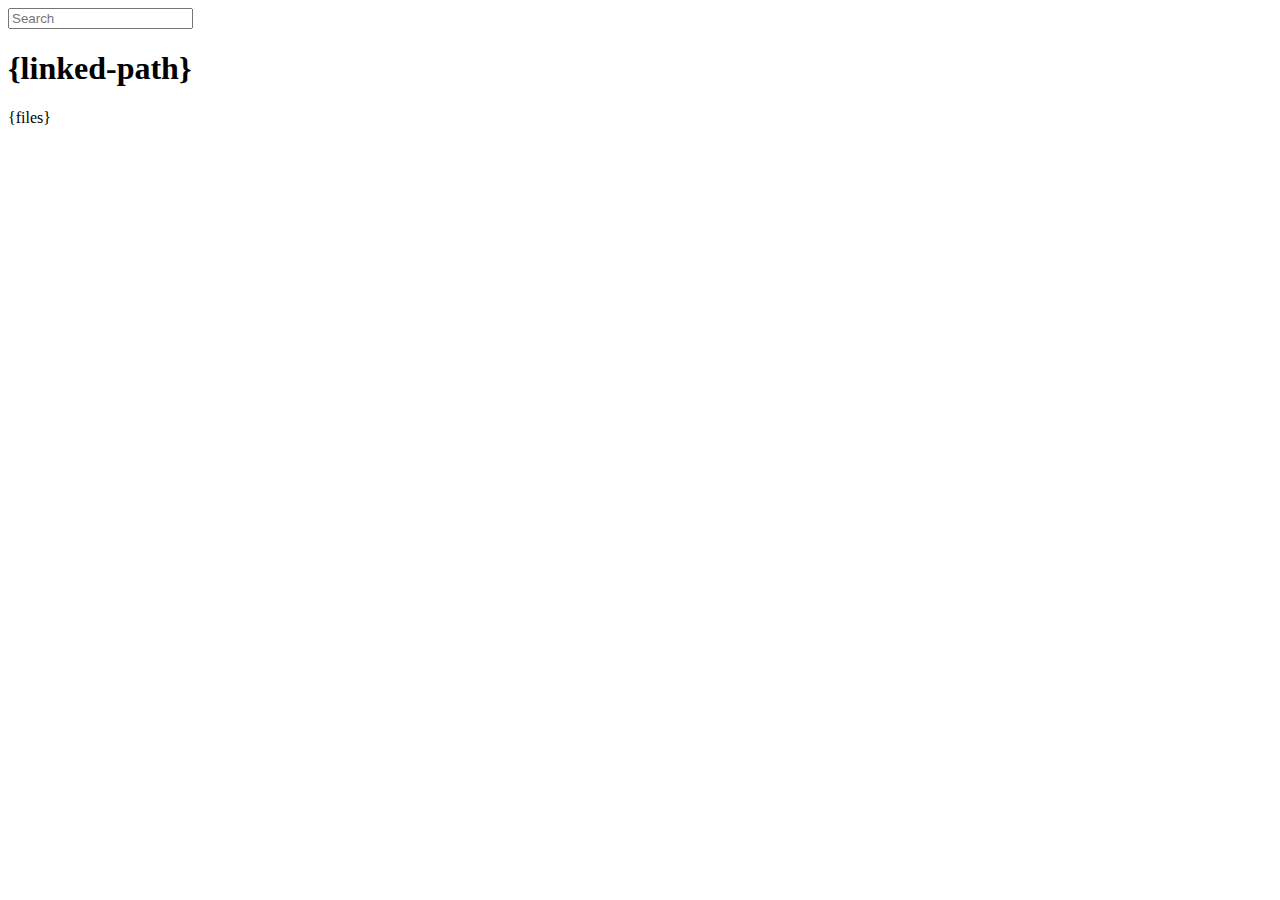
<file: nodeservercode/node_modules/express/node_modules/connect/lib/public/directory.html>
<!DOCTYPE html>
<html>
  <head>
    <meta charset='utf-8'> 
    <meta name="viewport" content="width=device-width, initial-scale=1.0, maximum-scale=1.0, user-scalable=no" />
    <title>listing directory {directory}</title>
    <style>{style}</style>
    <script>
      function $(id){
        var el = 'string' == typeof id
          ? document.getElementById(id)
          : id;

        el.on = function(event, fn){
          if ('content loaded' == event) {
            event = window.attachEvent ? "load" : "DOMContentLoaded";
          }
          el.addEventListener
            ? el.addEventListener(event, fn, false)
            : el.attachEvent("on" + event, fn);
        };

        el.all = function(selector){
          return $(el.querySelectorAll(selector));
        };

        el.each = function(fn){
          for (var i = 0, len = el.length; i < len; ++i) {
            fn($(el[i]), i);
          }
        };

        el.getClasses = function(){
          return this.getAttribute('class').split(/\s+/);
        };

        el.addClass = function(name){
          var classes = this.getAttribute('class');
          el.setAttribute('class', classes
            ? classes + ' ' + name
            : name);
        };

        el.removeClass = function(name){
          var classes = this.getClasses().filter(function(curr){
            return curr != name;
          });
          this.setAttribute('class', classes.join(' '));
        };

        return el;
      }

      function search() {
        var str = $('search').value
          , links = $('files').all('a');

        links.each(function(link){
          var text = link.textContent;

          if ('..' == text) return;
          if (str.length && ~text.indexOf(str)) {
            link.addClass('highlight');
          } else {
            link.removeClass('highlight');
          }
        });
      }

      $(window).on('content loaded', function(){
        $('search').on('keyup', search);
      });
    </script>
  </head>
  <body class="directory">
    <input id="search" type="text" placeholder="Search" autocomplete="off" />
    <div id="wrapper">
      <h1>{linked-path}</h1>
      {files}
    </div>
  </body>
</html>
</file>
